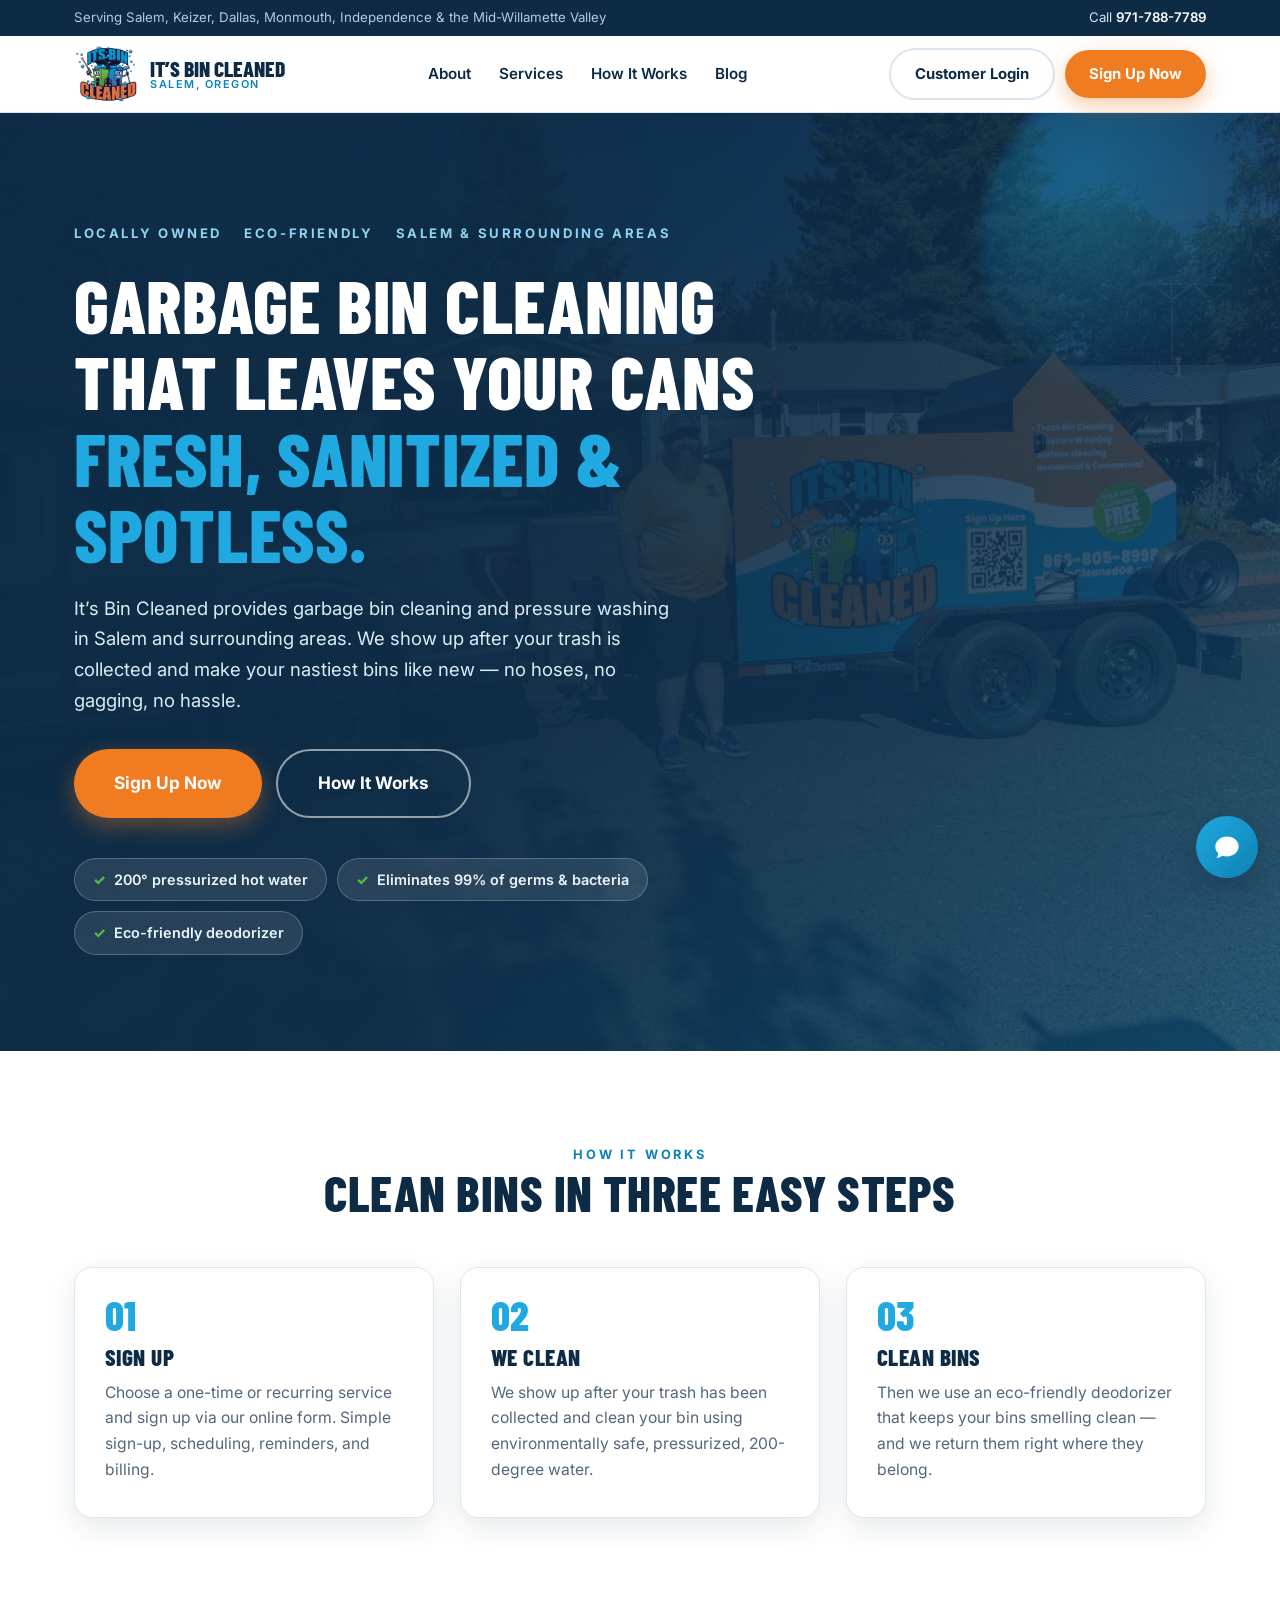
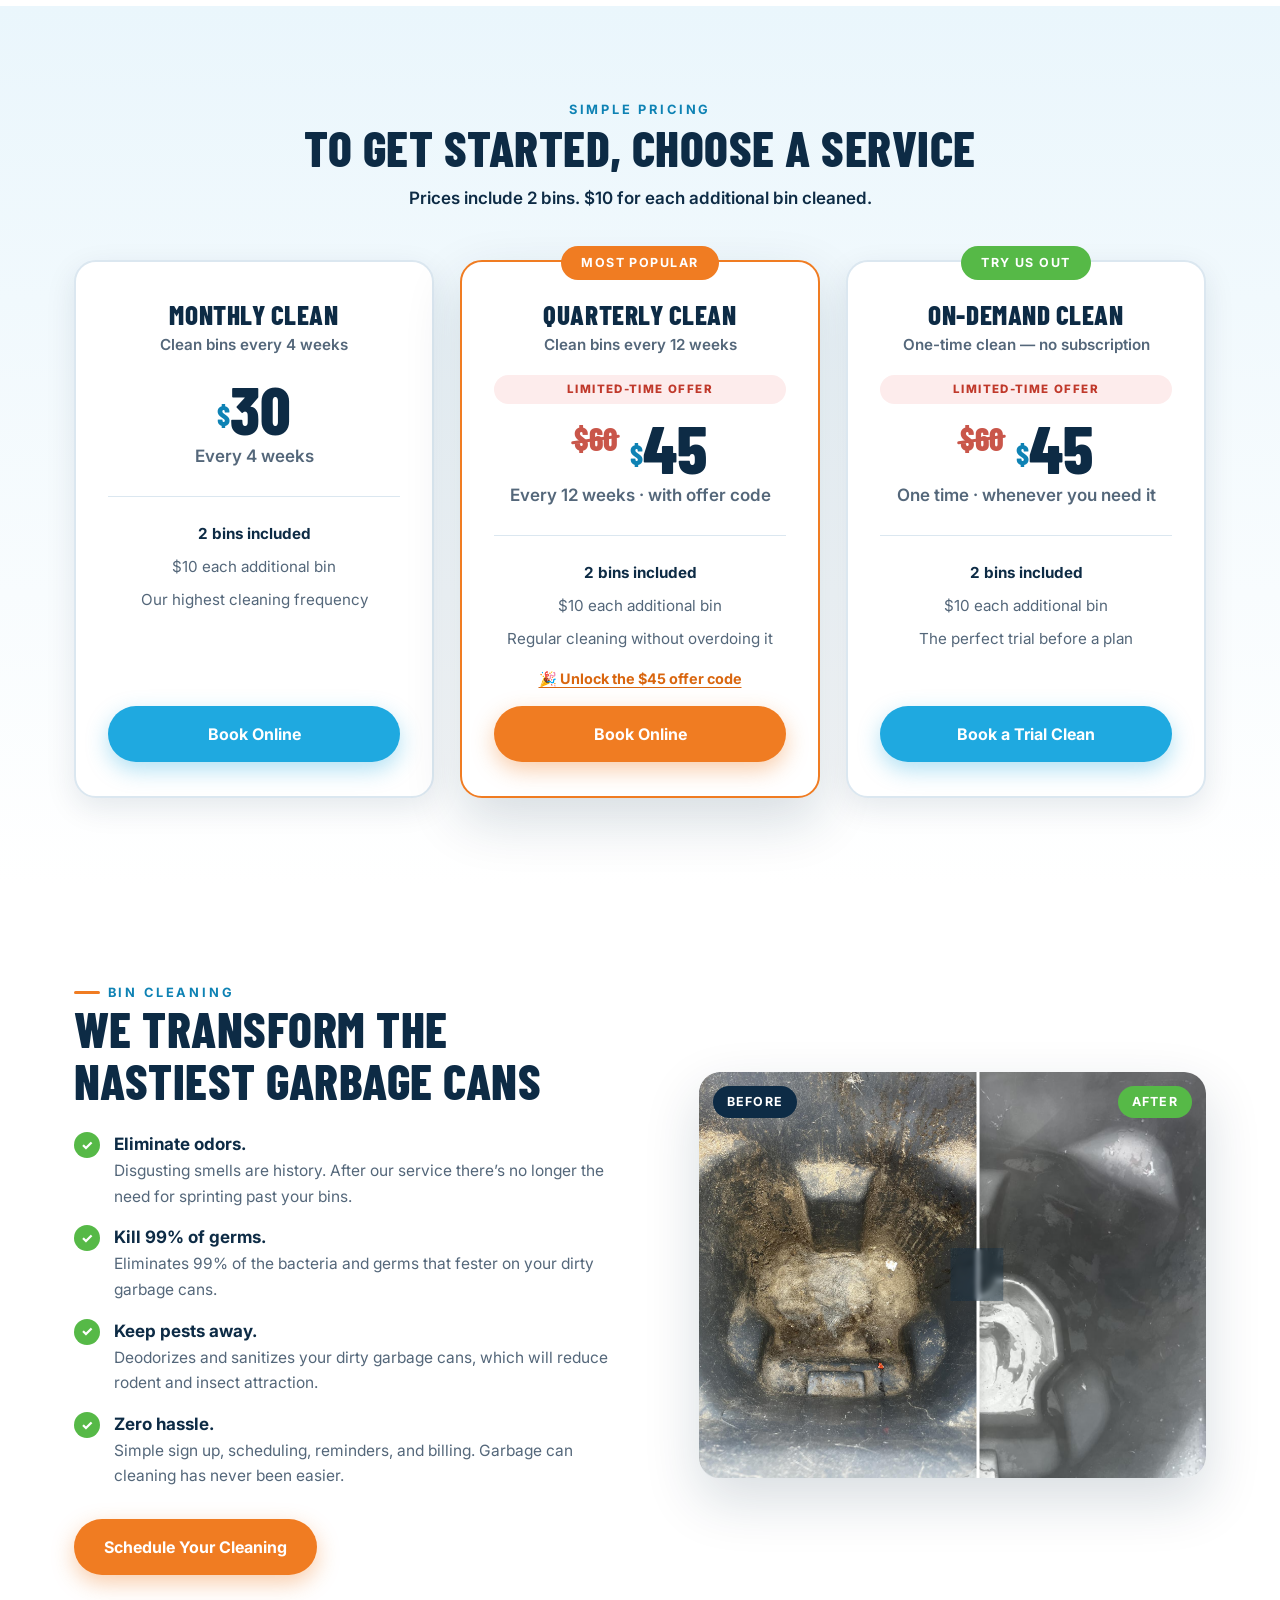
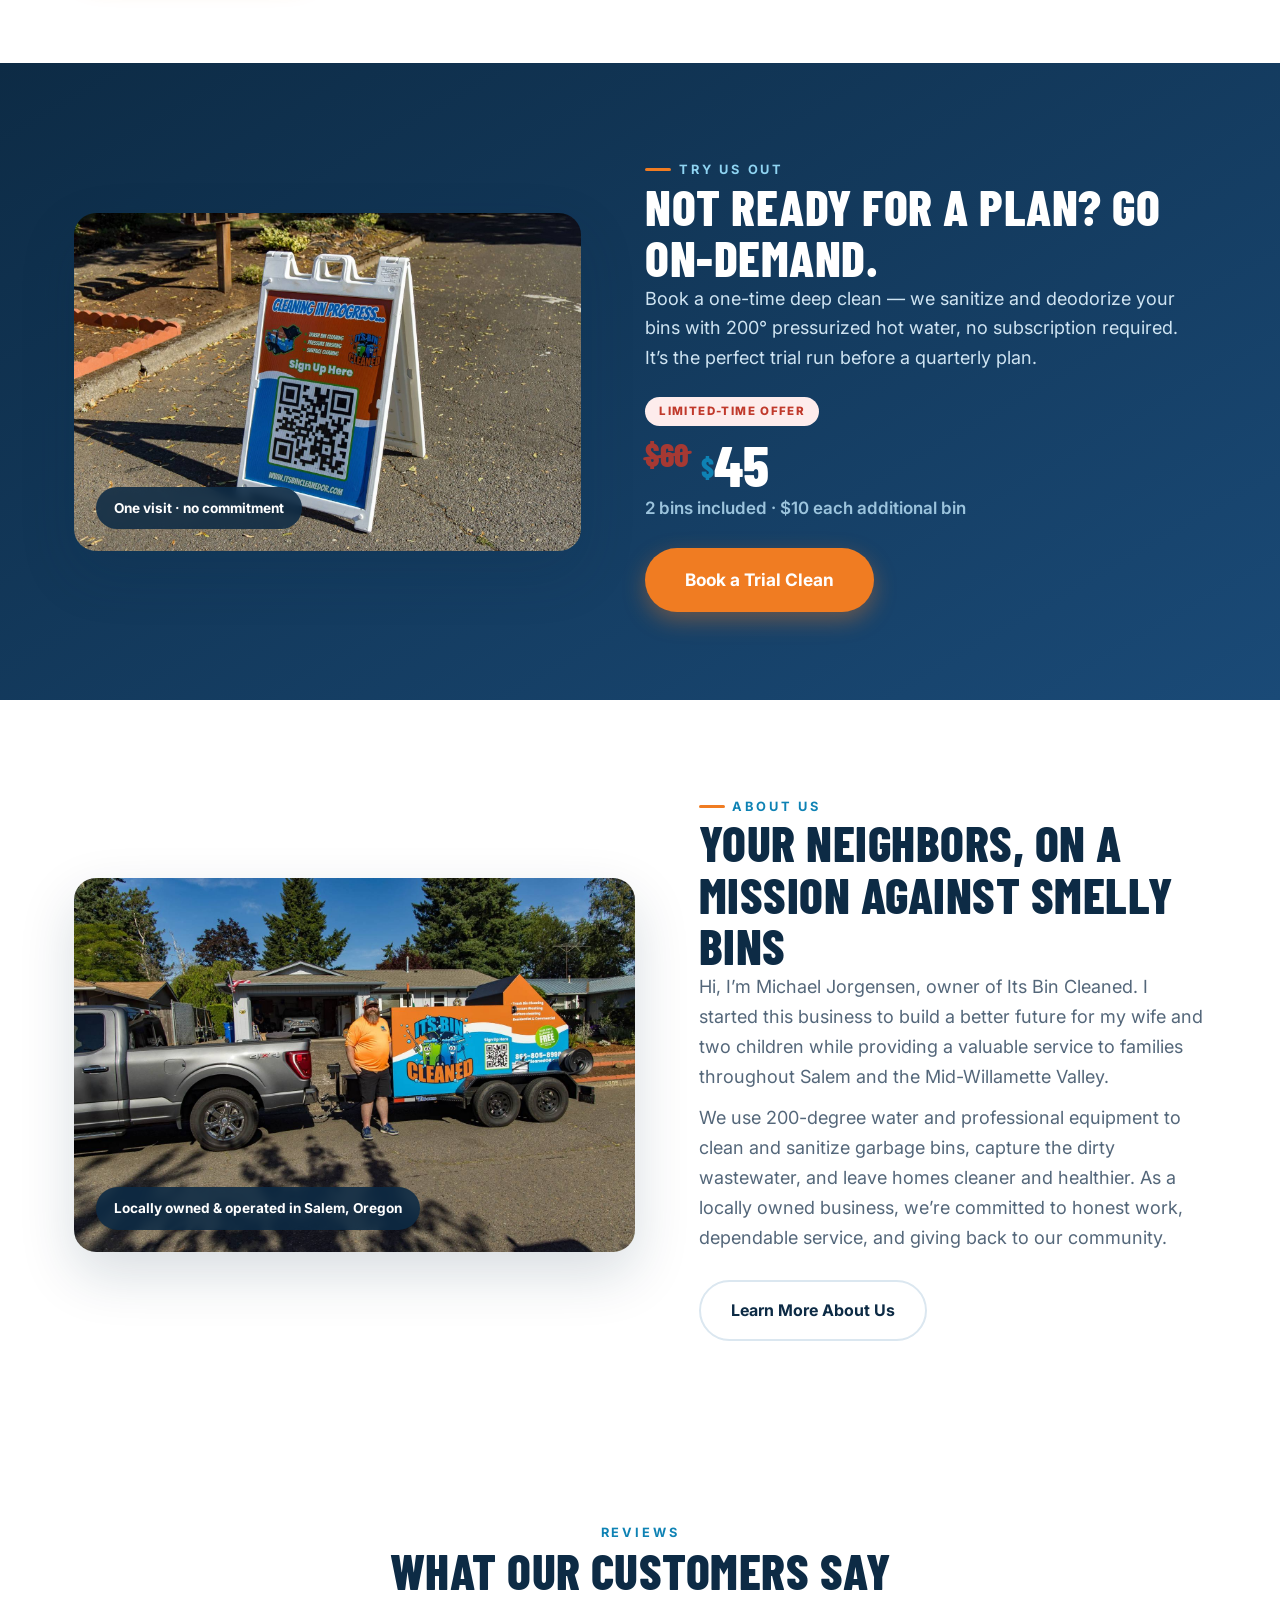
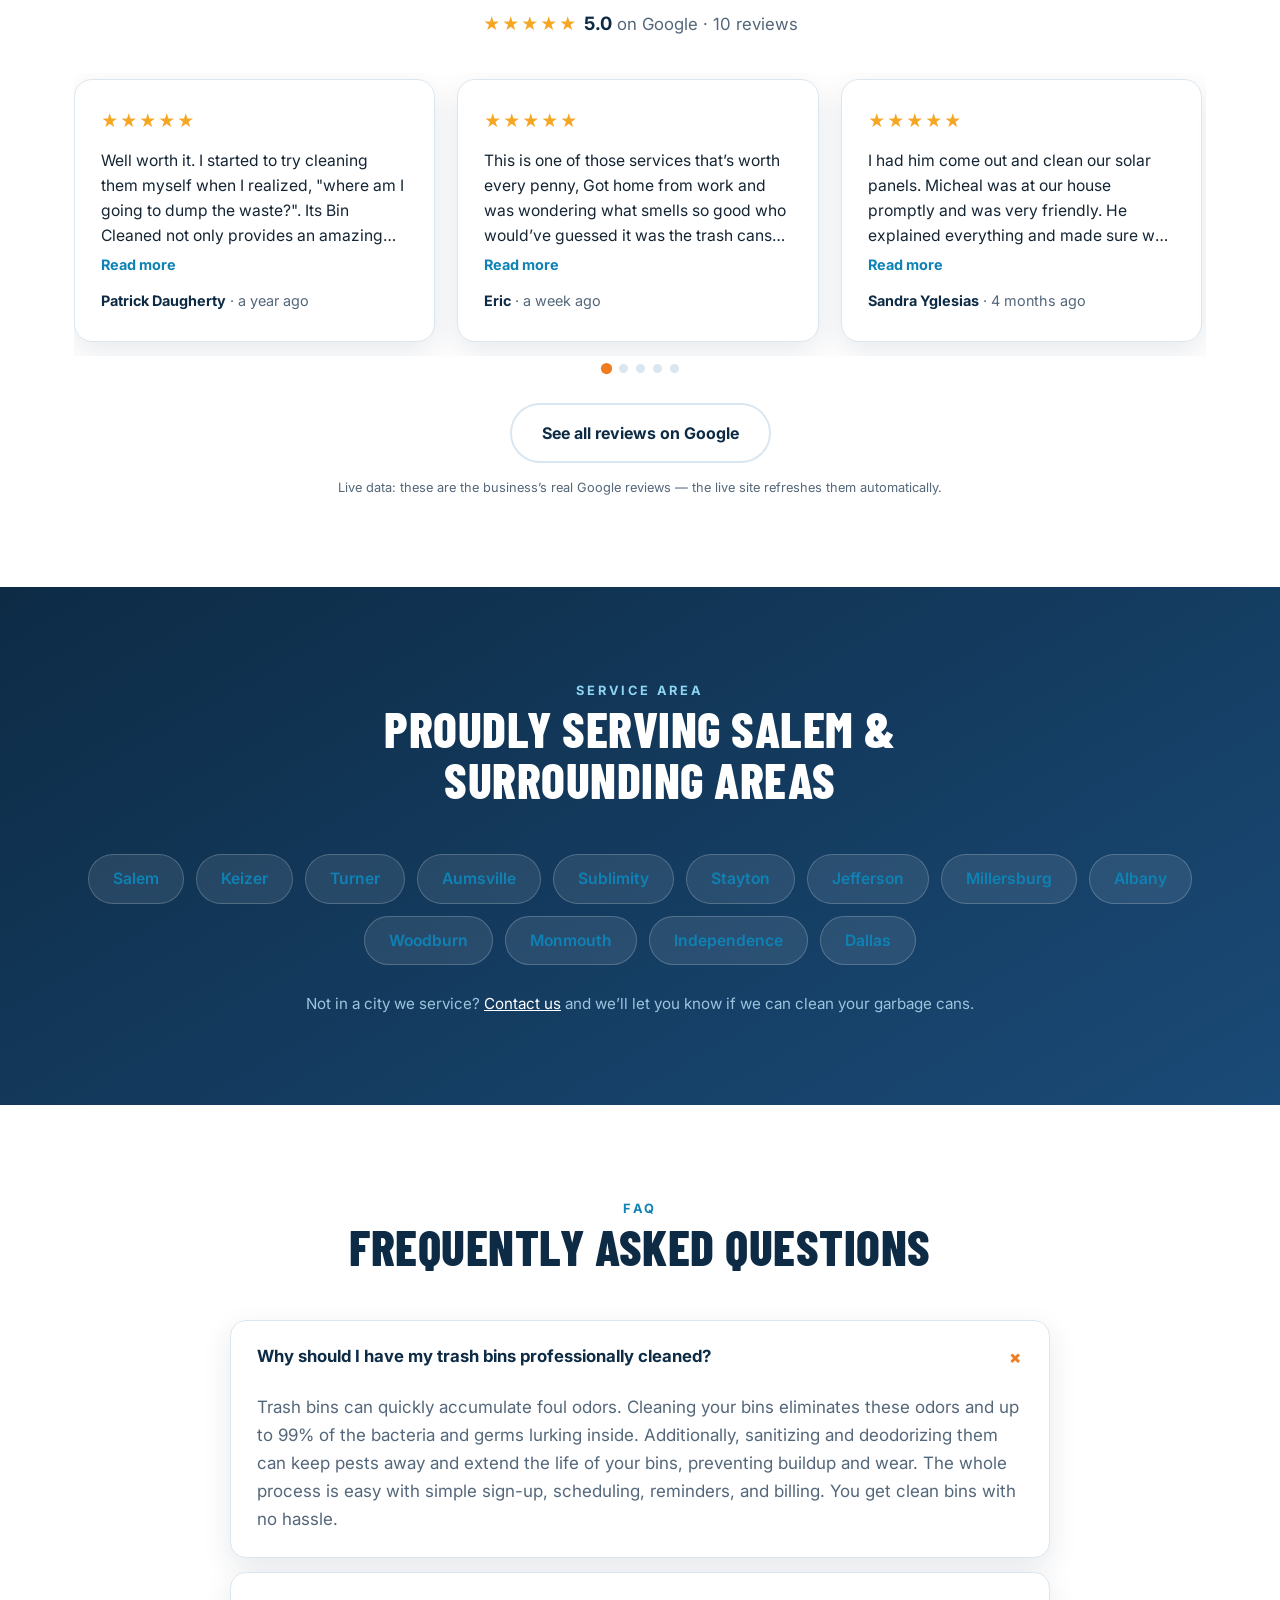
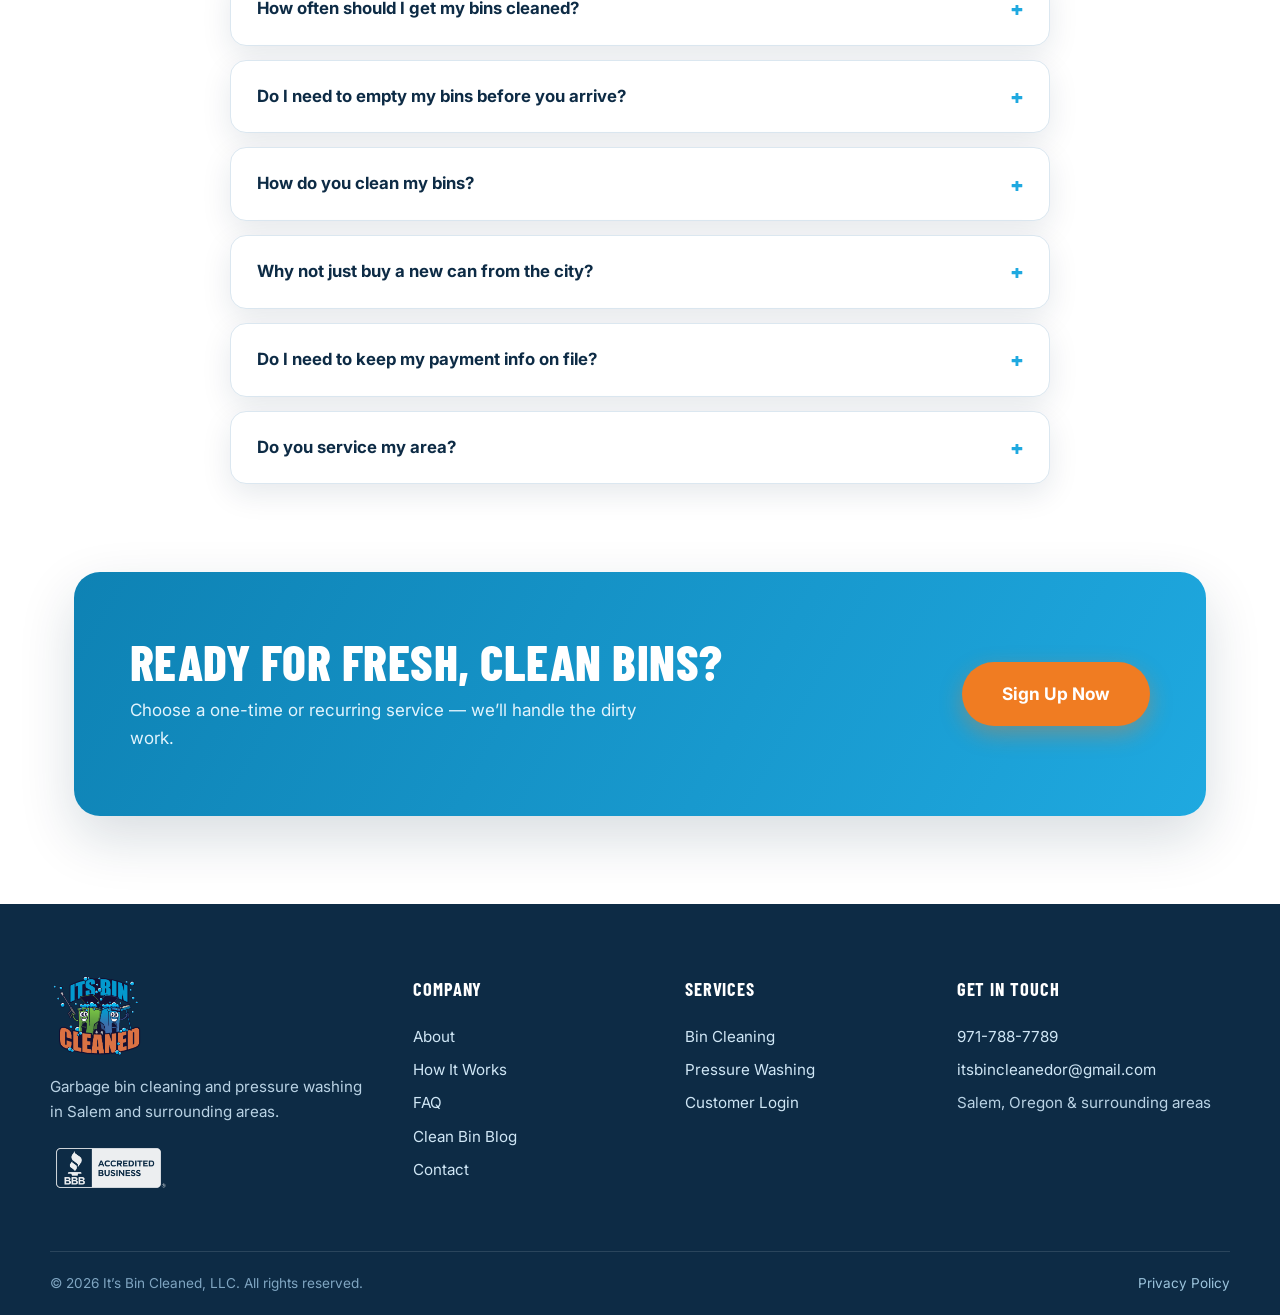
<file: index.html>
<!DOCTYPE html>
<html lang="en">
<head>
<meta charset="UTF-8">
<meta name="viewport" content="width=device-width, initial-scale=1">
<title>It’s Bin Cleaned – Garbage Bin & Pressure Washing in Salem, OR</title>
<meta name="description" content="It’s Bin Cleaned offers eco‑friendly garbage‑bin cleaning and pressure‑washing services in Salem and surrounding areas.">
<link rel="preconnect" href="https://fonts.googleapis.com">
<link href="https://fonts.googleapis.com/css2?family=Barlow+Condensed:wght@700;800&family=Inter:wght@400;600;700;800&display=swap" rel="stylesheet">
<link rel="stylesheet" href="assets/main.css">
</head>
<body>

<header class="site-header">
  <div class="topbar">
    <div class="wrap">
      <span class="tb-areas">Serving Salem, Keizer, Dallas, Monmouth, Independence &amp; the Mid-Willamette Valley</span>
      <span>Call <a href="tel:9717887789">971-788-7789</a></span>
    </div>
  </div>
  <div class="wrap nav-row">
    <a class="brand" href="index.html">
      <img src="assets/logo.png" alt="It's Bin Cleaned logo">
      <span class="brand-name">It’s Bin Cleaned<span>Salem, Oregon</span></span>
    </a>
    <nav class="main-nav" id="mainNav">
      <button class="nav-close" aria-label="Close menu">&times;</button>
      <ul>
        <li class="nav-home-mobile"><a href="index.html">Home</a></li>
        <li><a href="#">About</a>
          <ul>
            <li><a href="#faq">FAQ</a></li>
          </ul>
        </li>
        <li><a href="#">Services</a>
          <ul>
            <li><a href="#">Bin Cleaning</a></li>
            <li><a href="#">Pressure Washing</a></li>
          </ul>
        </li>
        <li><a href="#how">How It Works</a></li>
        <li><a href="#">Blog</a></li>
      </ul>
    </nav>
    <div class="header-cta">
      <a class="btn btn-outline" href="https://secure.iserviceroutes.com/login/GetConsole.do?cpAuthId=B67B2C3F0618A854A96BD6A50D6220D0678CD6EEC99DB8A00D7D2E97122951AF44C402E4E7990FC4A3F0CE376373176DAD5BB4322E04B69D1909CA9E803930DA97EA1FECAAF15704A1B2CFC3556B1061" target="_blank" rel="noopener">Customer Login</a>
      <a class="btn btn-primary" href="#pricing">Sign Up Now</a>
      <button class="nav-toggle" id="navToggle" aria-label="Menu"><span></span><span></span><span></span></button>
    </div>
  </div>
</header>

<!-- HERO -->
<section class="hero">
  <div class="hero-bg" style="background-image:url('assets/tech-trailer.jpg')"></div>
  <div class="hero-fade"></div>
  <div class="bubbles"></div>
  <div class="wrap">
    <div class="hero-inner">
      <div class="hero-badges"><span>Locally Owned</span><span>Eco-Friendly</span><span>Salem &amp; Surrounding Areas</span></div>
      <h1>Garbage bin cleaning that leaves your cans <em>fresh, sanitized &amp; spotless.</em></h1>
      <p>It’s Bin Cleaned provides garbage bin cleaning and pressure washing in Salem and surrounding areas. We show up after your trash is collected and make your nastiest bins like new — no hoses, no gagging, no hassle.</p>
      <div class="hero-actions">
        <a class="btn btn-primary btn-lg" href="#pricing">Sign Up Now</a>
        <a class="btn btn-ghost btn-lg" href="#how">How It Works</a>
      </div>
      <div class="hero-chips">
        <span class="chip">200° pressurized hot water</span>
        <span class="chip">Eliminates 99% of germs &amp; bacteria</span>
        <span class="chip">Eco-friendly deodorizer</span>
      </div>
    </div>
  </div>
</section>

<!-- HOW IT WORKS -->
<section class="section" id="how">
  <div class="wrap">
    <div class="section-head center">
      <span class="kicker">How It Works</span>
      <h2>Clean bins in three easy steps</h2>
    </div>
    <div class="grid grid-3">
      <div class="card step-card">
        <div class="step-num">01</div>
        <h3>Sign Up</h3>
        <p>Choose a one-time or recurring service and sign up via our online form. Simple sign-up, scheduling, reminders, and billing.</p>
      </div>
      <div class="card step-card">
        <div class="step-num">02</div>
        <h3>We Clean</h3>
        <p>We show up after your trash has been collected and clean your bin using environmentally safe, pressurized, 200-degree water.</p>
      </div>
      <div class="card step-card">
        <div class="step-num">03</div>
        <h3>Clean Bins</h3>
        <p>Then we use an eco-friendly deodorizer that keeps your bins smelling clean — and we return them right where they belong.</p>
      </div>
    </div>
  </div>
</section>

<!-- PRICING -->
<section class="section pricing-section" id="pricing">
  <div class="wrap">
    <div class="section-head center">
      <span class="kicker">Simple Pricing</span>
      <h2>To get started, choose a service</h2>
      <p class="price-note">Prices include 2 bins. $10 for each additional bin cleaned.</p>
    </div>
    <div class="grid grid-3 price-grid">
      <div class="price-card">
        <h3>Monthly Clean</h3>
        <p class="freq">Clean bins every 4 weeks</p>
        <div class="price-amount"><sup>$</sup>30</div>
        <p class="price-per">Every 4 weeks</p>
        <ul class="price-includes">
          <li><strong>2 bins included</strong></li>
          <li>$10 each additional bin</li>
          <li>Our highest cleaning frequency</li>
        </ul>
        <a class="btn btn-blue" href="https://itsbincleanedor.iserviceroutes.com/checkout.html?prId=T6NJ2P6HB8DCC8E6B18ADA303736C33E60BF7E45E9E74D48C61215522068F731F6551E4F" target="_blank" rel="noopener">Book Online</a>
      </div>
      <div class="price-card popular">
        <span class="popular-tag">Most Popular</span>
        <h3>Quarterly Clean</h3>
        <p class="freq">Clean bins every 12 weeks</p>
        <div class="offer-flag">Limited-Time Offer</div>
        <div class="price-amount"><span class="price-compare">$60</span><sup>$</sup>45</div>
        <p class="price-per">Every 12 weeks &middot; with offer code</p>
        <ul class="price-includes">
          <li><strong>2 bins included</strong></li>
          <li>$10 each additional bin</li>
          <li>Regular cleaning without overdoing it</li>
        </ul>
        <button type="button" class="offer-link js-open-offer">&#127881; Unlock the $45 offer code</button>
        <a class="btn btn-primary" href="https://itsbincleanedor.iserviceroutes.com/checkout.html?prId=AEEMMD9C8D7D50AEBC8DDB5373598B0B365D0BDE9B2D2D3ED769F300CF2C013D10E8C121" target="_blank" rel="noopener">Book Online</a>
    </div>
    <div class="price-card">
      <span class="popular-tag trial-tag">Try Us Out</span>
      <h3>On-Demand Clean</h3>
      <p class="freq">One-time clean &mdash; no subscription</p>
      <div class="offer-flag">Limited-Time Offer</div>
      <div class="price-amount"><span class="price-compare">$60</span><sup>$</sup>45</div>
      <p class="price-per">One time &middot; whenever you need it</p>
      <ul class="price-includes">
        <li><strong>2 bins included</strong></li>
        <li>$10 each additional bin</li>
        <li>The perfect trial before a plan</li>
      </ul>
      <a class="btn btn-blue" href="https://itsbincleanedor.iserviceroutes.com/TryUsOut/checkout.html" target="_blank" rel="noopener">Book a Trial Clean</a>
    </div>
    </div>
  </div>
</section>

<!-- WHY / BENEFITS -->
<section class="section">
  <div class="wrap split">
    <div>
      <span class="kicker">Bin Cleaning</span>
      <h2>We transform the nastiest garbage cans</h2>
      <ul class="checklist">
        <li><span class="ck">✓</span><div><strong>Eliminate odors.</strong><p>Disgusting smells are history. After our service there’s no longer the need for sprinting past your bins.</p></div></li>
        <li><span class="ck">✓</span><div><strong>Kill 99% of germs.</strong><p>Eliminates 99% of the bacteria and germs that fester on your dirty garbage cans.</p></div></li>
        <li><span class="ck">✓</span><div><strong>Keep pests away.</strong><p>Deodorizes and sanitizes your dirty garbage cans, which will reduce rodent and insect attraction.</p></div></li>
        <li><span class="ck">✓</span><div><strong>Zero hassle.</strong><p>Simple sign up, scheduling, reminders, and billing. Garbage can cleaning has never been easier.</p></div></li>
      </ul>
      <a class="btn btn-primary" href="#pricing">Schedule Your Cleaning</a>
    </div>
    <div class="split-media">
      <div class="ba-slider">
        <img src="assets/ba-grey-after.jpg" alt="After — a spotless, sanitized bin">
        <div class="ba-top"><img src="assets/ba-grey-before.jpg" alt="Before — a filthy bin"></div>
        <div class="ba-line"><span class="ba-knob"></span></div>
        <span class="ba-cap before">Before</span>
        <span class="ba-cap after">After</span>
      </div>
    </div>
  </div>
</section>


<!-- ON-DEMAND / TRIAL -->
<section class="section band">
  <div class="wrap split rev">
    <div class="split-media">
      <img src="assets/sign.jpg" alt="It's Bin Cleaned cleaning in progress sign">
      <span class="media-tag">One visit &middot; no commitment</span>
    </div>
    <div>
      <span class="kicker" style="color:#8fd4f2">Try Us Out</span>
      <h2>Not ready for a plan? Go on-demand.</h2>
      <p class="lead">Book a one-time deep clean &mdash; we sanitize and deodorize your bins with 200&deg; pressurized hot water, no subscription required. It&rsquo;s the perfect trial run before a quarterly plan.</p>
      <div class="ondemand-inline">
        <div class="offer-flag">Limited-Time Offer</div>
        <div class="price-amount" style="color:#fff"><span class="price-compare">$60</span><sup>$</sup><span style="color:#fff">45</span></div>
        <p class="price-per" style="color:#9cc4dd">2 bins included &middot; $10 each additional bin</p>
      </div>
      <a class="btn btn-primary btn-lg" href="https://itsbincleanedor.iserviceroutes.com/TryUsOut/checkout.html" target="_blank" rel="noopener">Book a Trial Clean</a>
    </div>
  </div>
</section>

<!-- ABOUT -->
<section class="section">
  <div class="wrap split">
    <div class="split-media">
      <img src="assets/tech-trailer.jpg" alt="Owner Michael Jorgensen with the It's Bin Cleaned trailer">
      <span class="media-tag">Locally owned &amp; operated in Salem, Oregon</span>
    </div>
    <div>
      <span class="kicker">About Us</span>
      <h2>Your neighbors, on a mission against smelly bins</h2>
      <p class="lead">Hi, I’m Michael Jorgensen, owner of Its Bin Cleaned. I started this business to build a better future for my wife and two children while providing a valuable service to families throughout Salem and the Mid-Willamette Valley.</p>
      <p class="lead" style="margin-top:12px">We use 200-degree water and professional equipment to clean and sanitize garbage bins, capture the dirty wastewater, and leave homes cleaner and healthier. As a locally owned business, we’re committed to honest work, dependable service, and giving back to our community.</p>
      <a class="btn btn-outline" style="margin-top:28px" href="#">Learn More About Us</a>
    </div>
  </div>
</section>

<!-- GOOGLE REVIEWS (preview shows sample cards — live site pulls real Google reviews via Places API) -->
<section class="section reviews-section">
  <div class="wrap">
    <div class="section-head center" style="margin-bottom:34px">
      <span class="kicker">Reviews</span>
      <h2>What our customers say</h2>
      <p class="rev-agg"><span class="rev-stars">★★★★★</span><strong>5.0</strong> on Google · 10 reviews</p>
    </div>
    <div class="rev-carousel" data-linkable="1">
      <div class="rev-track">
          <blockquote class="rev-card" data-review-url="https://www.google.com/maps/contrib/110021182449052267607/reviews">
            <span class="rev-stars">★★★★★</span>
            <p class="rev-text clamp4">Well worth it. I started to try cleaning them myself when I realized, &quot;where am I going to dump the waste?&quot;. Its Bin Cleaned not only provides an amazing service it is eco friendly and gives home owners a responsible way to get rid of waste (ie not dumping nasty waste water in the streets). Also great customer service and communication.  5-stars all day.</p>
            <footer><strong>Patrick Daugherty</strong> · <span>a year ago</span></footer>
          </blockquote>
          <blockquote class="rev-card" data-review-url="https://www.google.com/maps/contrib/115891867887759428416/reviews">
            <span class="rev-stars">★★★★★</span>
            <p class="rev-text clamp4">This is one of those services that’s worth every penny, Got home from work and was wondering what smells so good who would’ve guessed it was the trash cans 10/10 recommend this service!</p>
            <footer><strong>Eric</strong> · <span>a week ago</span></footer>
          </blockquote>
          <blockquote class="rev-card" data-review-url="https://www.google.com/maps/contrib/115898729878051631211/reviews">
            <span class="rev-stars">★★★★★</span>
            <p class="rev-text clamp4">I had him come out and clean our solar panels.  Micheal was at our house promptly and was very friendly.  He explained everything and made sure we had our panels turned off then turned back on after the cleaning.  He did a great job and was professional. I wish I had before and after pictures because they look brand new!! I would recommend him for any cleaning need.  I Wil definitely have him out again when they need cleaning.</p>
            <footer><strong>Sandra Yglesias</strong> · <span>4 months ago</span></footer>
          </blockquote>
          <blockquote class="rev-card" data-review-url="https://www.google.com/maps/contrib/104339186506409898502/reviews">
            <span class="rev-stars">★★★★★</span>
            <p class="rev-text clamp4">Awesome service to Homeowner to have the garbage/yard debris bins clean. They not only clean inside but clean the outside.  They also move the bins back up to house.  The fragrance they spray when done is very pleasant.  They get 100% from me and I highly recommend. 💗💗 Homeowner Linda</p>
            <footer><strong>Linda Zollner</strong> · <span>a year ago</span></footer>
          </blockquote>
          <blockquote class="rev-card" data-review-url="https://www.google.com/maps/contrib/117979692772365015786/reviews">
            <span class="rev-stars">★★★★★</span>
            <p class="rev-text clamp4">They did an incredible job cleaning my bins and power washing my deck and sidewalk. Highly recommended!</p>
            <footer><strong>Jacob Espinoza</strong> · <span>a year ago</span></footer>
          </blockquote>
        </div>
      <div class="rev-dots" role="tablist"></div>
    </div>
    <p class="center" style="margin-top:30px">
      <a class="btn btn-outline" href="https://maps.google.com/?cid=12427681249210747941" target="_blank" rel="noopener">See all reviews on Google</a>
    </p>
    <p class="center" style="margin-top:14px;font-size:.8rem;color:var(--muted)">Live data: these are the business’s real Google reviews — the live site refreshes them automatically.</p>
  </div>
</section>

<!-- SERVICE AREAS -->
<section class="section band">
  <div class="wrap center">
    <div class="section-head center">
      <span class="kicker" style="color:#8fd4f2">Service Area</span>
      <h2>Proudly serving Salem &amp; surrounding areas</h2>
    </div>
    <div class="area-grid" style="justify-content:center">
      <a class="area-pill" href="bin-cleaning-salem.html" title="Preview: all cities open the Salem sample page">Salem</a>
      <a class="area-pill" href="bin-cleaning-salem.html" title="Preview: all cities open the Salem sample page">Keizer</a>
      <a class="area-pill" href="bin-cleaning-salem.html" title="Preview: all cities open the Salem sample page">Turner</a>
      <a class="area-pill" href="bin-cleaning-salem.html" title="Preview: all cities open the Salem sample page">Aumsville</a>
      <a class="area-pill" href="bin-cleaning-salem.html" title="Preview: all cities open the Salem sample page">Sublimity</a>
      <a class="area-pill" href="bin-cleaning-salem.html" title="Preview: all cities open the Salem sample page">Stayton</a>
      <a class="area-pill" href="bin-cleaning-salem.html" title="Preview: all cities open the Salem sample page">Jefferson</a>
      <a class="area-pill" href="bin-cleaning-salem.html" title="Preview: all cities open the Salem sample page">Millersburg</a>
      <a class="area-pill" href="bin-cleaning-salem.html" title="Preview: all cities open the Salem sample page">Albany</a>
      <a class="area-pill" href="bin-cleaning-salem.html" title="Preview: all cities open the Salem sample page">Woodburn</a>
      <a class="area-pill" href="bin-cleaning-salem.html" title="Preview: all cities open the Salem sample page">Monmouth</a>
      <a class="area-pill" href="bin-cleaning-salem.html" title="Preview: all cities open the Salem sample page">Independence</a>
      <a class="area-pill" href="bin-cleaning-salem.html" title="Preview: all cities open the Salem sample page">Dallas</a>
    </div>
    <p class="foot-note">Not in a city we service? <a href="#">Contact us</a> and we’ll let you know if we can clean your garbage cans.</p>
  </div>
</section>

<!-- FAQ -->
<section class="section" id="faq">
  <div class="wrap">
    <div class="section-head center">
      <span class="kicker">FAQ</span>
      <h2>Frequently asked questions</h2>
    </div>
    <div class="faq-list">
      <details class="faq-item" open>
        <summary>Why should I have my trash bins professionally cleaned?</summary>
        <div class="faq-body">Trash bins can quickly accumulate foul odors. Cleaning your bins eliminates these odors and up to 99% of the bacteria and germs lurking inside. Additionally, sanitizing and deodorizing them can keep pests away and extend the life of your bins, preventing buildup and wear. The whole process is easy with simple sign-up, scheduling, reminders, and billing. You get clean bins with no hassle.</div>
      </details>
      <details class="faq-item">
        <summary>How often should I get my bins cleaned?</summary>
        <div class="faq-body">We recommend monthly cleaning, but this can vary depending on your trash volume and household size.</div>
      </details>
      <details class="faq-item">
        <summary>Do I need to empty my bins before you arrive?</summary>
        <div class="faq-body">Yes, we need empty garbage cans to clean. We schedule your stops to arrive the day after trash pickup to help minimize any garbage in your cans. If you have to put garbage in your cans before cleaning, please bag the trash and we will remove it and put it back.</div>
      </details>
      <details class="faq-item">
        <summary>How do you clean my bins?</summary>
        <div class="faq-body">We use a 200-degree high pressure system that kills 99% of bacteria inside of the bin, and then we blast the entire outside of the bin leaving it clean and sanitized, after spraying it with a deodorizer.</div>
      </details>
      <details class="faq-item">
        <summary>Why not just buy a new can from the city?</summary>
        <div class="faq-body">You could &mdash; but most cities only let you swap <b>one can per year</b>, and it typically costs about <b>$50</b>. And a brand-new can starts collecting the same grime on day one. For less than the price of that single swap, our quarterly plan deep-cleans and sanitizes your bins <b>four times a year</b> &mdash; so they stay fresh all year long, not just the week the new can shows up.</div>
      </details>
      <details class="faq-item">
        <summary>Do I need to keep my payment info on file?</summary>
        <div class="faq-body">Yes, you will need to enter your payment info on a secure payment portal for a recurring service.</div>
      </details>
      <details class="faq-item">
        <summary>Do you service my area?</summary>
        <div class="faq-body">Our service areas: Salem, Keizer, Turner, Aumsville, Sublimity, Stayton, Jefferson, Millersburg, Albany, and Woodburn. If you are not in a city we service but would like to see if we can clean your garbage cans, please contact us.</div>
      </details>
    </div>
  </div>
</section>

<!-- CTA -->
<section class="section" style="padding-top:0">
  <div class="wrap">
    <div class="cta-banner">
      <div>
        <h2>Ready for fresh, clean bins?</h2>
        <p>Choose a one-time or recurring service — we’ll handle the dirty work.</p>
      </div>
      <a class="btn btn-primary btn-lg" href="#pricing">Sign Up Now</a>
    </div>
  </div>
</section>

<footer class="site-footer">
  <div class="wrap footer-grid">
    <div class="footer-brand">
      <img src="assets/logo.png" alt="It's Bin Cleaned logo">
      <p>Garbage bin cleaning and pressure washing in Salem and surrounding areas.</p>
      <a class="footer-bbb" href="https://www.bbb.org/us/or/salem/profile/trash-can-cleaning-service/its-bin-cleaned-llc-1296-1000201220" target="_blank" rel="noopener">
        <img src="assets/bbb-seal-white.png" alt="BBB Accredited Business" loading="lazy">
      </a>
    </div>
    <div>
      <h4>Company</h4>
      <ul>
        <li><a href="#">About</a></li>
        <li><a href="#">How It Works</a></li>
        <li><a href="#">FAQ</a></li>
        <li><a href="#">Clean Bin Blog</a></li>
        <li><a href="#">Contact</a></li>
      </ul>
    </div>
    <div>
      <h4>Services</h4>
      <ul>
        <li><a href="#">Bin Cleaning</a></li>
        <li><a href="#">Pressure Washing</a></li>
        <li><a href="https://secure.iserviceroutes.com/login/GetConsole.do?cpAuthId=B67B2C3F0618A854A96BD6A50D6220D0678CD6EEC99DB8A00D7D2E97122951AF44C402E4E7990FC4A3F0CE376373176DAD5BB4322E04B69D1909CA9E803930DA97EA1FECAAF15704A1B2CFC3556B1061" target="_blank" rel="noopener">Customer Login</a></li>
      </ul>
    </div>
    <div>
      <h4>Get In Touch</h4>
      <ul>
        <li><a href="tel:9717887789">971-788-7789</a></li>
        <li><a href="mailto:itsbincleanedor@gmail.com">itsbincleanedor@gmail.com</a></li>
        <li>Salem, Oregon &amp; surrounding areas</li>
      </ul>
    </div>
  </div>
  <div class="wrap footer-bottom">
    <span>© 2026 It’s Bin Cleaned, LLC. All rights reserved.</span>
    <span><a href="#">Privacy Policy</a></span>
  </div>
</footer>


<script>
document.getElementById('navToggle').addEventListener('click',function(){
  document.getElementById('mainNav').classList.toggle('open');
});
document.querySelector('#mainNav .nav-close').addEventListener('click',function(){
  document.getElementById('mainNav').classList.remove('open');
});
document.getElementById('mainNav').addEventListener('click',function(e){
  if(e.target.tagName==='A'){document.getElementById('mainNav').classList.remove('open');}
});
</script>

<!-- Limited-time quarterly offer popup (preview demo mode: email not stored) -->
<div class="ibc-modal" id="ibcOfferModal" hidden data-code="CLEAN45" data-checkout-quart="https://itsbincleanedor.iserviceroutes.com/checkout.html?prId=AEEMMD9C8D7D50AEBC8DDB5373598B0B365D0BDE9B2D2D3ED769F300CF2C013D10E8C121" data-price-quart="45">
  <div class="ibc-modal-backdrop" data-close></div>
  <div class="ibc-modal-card" role="dialog" aria-modal="true" aria-labelledby="ibcOfferTitle">
    <button type="button" class="ibc-modal-x" data-close aria-label="Close">&times;</button>
    <div class="ibc-modal-step" data-step="form">
      <div class="ibc-modal-flag">&#127881; Limited-Time Offer</div>
      <h3 id="ibcOfferTitle">Try us out &mdash; On-Demand Clean: <s>$60</s> <em>$45</em></h3>
      <p>Enter your name and email to unlock a <b>one-time On-Demand Clean for $45</b> (normally $60) &mdash; no subscription required. Your offer code appears instantly.</p>
      <form class="ibc-offer-form" novalidate>
        <p class="ibc-hp" aria-hidden="true"><input type="text" name="ibc_website" tabindex="-1" autocomplete="off"></p>
        <div class="ibc-offer-names">
            <input type="text" name="first_name" required placeholder="First name" aria-label="First name">
            <input type="text" name="last_name" required placeholder="Last name" aria-label="Last name">
          </div>
          <input type="email" name="email" required placeholder="you@email.com" aria-label="Email address">
        <button type="submit" class="btn btn-primary">Unlock My $45 Rate</button>
      </form>
      <p class="ibc-modal-fine">Prices include 2 bins. $10 for each additional bin. No spam &mdash; just your code and service reminders.</p>
      <p class="ibc-offer-err" hidden>Please enter your first and last name and a valid email address.</p>
    </div>
    <div class="ibc-modal-step" data-step="done" hidden>
      <div class="ibc-modal-flag ok">&#10003; Offer Unlocked</div>
      <h3>Your code:</h3>
      <div class="ibc-offer-code">CLEAN45</div>
      <p>Use this code when you book your <b>On-Demand Clean</b> to lock in the $45 trial rate.</p>
      <a class="btn btn-primary btn-lg" href="https://itsbincleanedor.iserviceroutes.com/TryUsOut/checkout.html" target="_blank" rel="noopener">Book My On-Demand Clean</a>
    </div>
  </div>
</div>
<script>
(function () {
  var modal = document.getElementById('ibcOfferModal');
  if (!modal) return;
  var KEY = 'ibc_offer_seen_preview';
  function open() { modal.hidden = false; document.body.style.overflow = 'hidden'; }
  function close() { modal.hidden = true; document.body.style.overflow = ''; try { localStorage.setItem(KEY, '1'); } catch (e) {} }
  modal.addEventListener('click', function (e) { if (e.target.hasAttribute && e.target.hasAttribute('data-close')) close(); });
  document.addEventListener('keydown', function (e) { if (e.key === 'Escape' && !modal.hidden) close(); });
  document.addEventListener('click', function (e) {
    var btn = e.target.closest && e.target.closest('.js-open-offer');
    if (btn) { e.preventDefault(); open(); }
  });
  var seen = false;
  try { seen = localStorage.getItem(KEY) === '1'; } catch (e) {}
  if (!seen) setTimeout(open, 2600);
  modal.querySelector('.ibc-offer-form').addEventListener('submit', function (e) {
    e.preventDefault();
    var email = modal.querySelector('input[type=email]').value.trim();
    var err = modal.querySelector('.ibc-offer-err');
    if (!/^[^@\s]+@[^@\s]+\.[^@\s]+$/.test(email)) { err.hidden = false; return; }
    err.hidden = true;
    modal.querySelector('[data-step=form]').hidden = true;
    modal.querySelector('[data-step=done]').hidden = false;
    try { localStorage.setItem(KEY, '1'); } catch (e) {}
  });
})();
</script>


<!-- CORNER CHAT WIDGET (demo mode in preview) -->
<div class="ibc-chat" id="ibcChat"
  data-endpoint=""
  data-areas="Salem, Keizer, Turner, Aumsville, Sublimity, Stayton, Jefferson, Millersburg, Albany, Woodburn, Monmouth, Independence, Dallas"
  data-price-month="30" data-price-quart="45" data-price-once="45"
  data-regular-quart="60" data-regular-once="60"
  data-checkout-month="https://itsbincleanedor.iserviceroutes.com/checkout.html?prId=T6NJ2P6HB8DCC8E6B18ADA303736C33E60BF7E45E9E74D48C61215522068F731F6551E4F"
  data-checkout-quart="https://itsbincleanedor.iserviceroutes.com/checkout.html?prId=AEEMMD9C8D7D50AEBC8DDB5373598B0B365D0BDE9B2D2D3ED769F300CF2C013D10E8C121"
  data-checkout-once="https://itsbincleanedor.iserviceroutes.com/TryUsOut/checkout.html"
  data-pw-url="#" data-how-url="#how">
  <button class="ibc-chat-bubble" id="ibcChatBubble" aria-label="Chat with us" aria-expanded="false">
    <svg class="ic-chat" viewBox="0 0 24 24" aria-hidden="true"><path d="M12 3C6.5 3 2 6.9 2 11.7c0 2.2 1 4.3 2.6 5.8-.2 1.5-.8 2.9-1.7 4 1.9-.2 3.7-.9 5.2-2 1.2.4 2.5.6 3.9.6 5.5 0 10-3.9 10-8.7S17.5 3 12 3z"/></svg>
    <svg class="ic-close" viewBox="0 0 24 24" aria-hidden="true"><path d="M18.3 5.7 12 12l6.3 6.3-1.4 1.4L10.6 13.4 4.3 19.7 2.9 18.3 9.2 12 2.9 5.7l1.4-1.4 6.3 6.3 6.3-6.3z"/></svg>
    <span class="ibc-chat-dot"></span>
  </button>
  <div class="ibc-chat-panel" hidden>
    <div class="ibc-chat-head">
      <img src="assets/logo.png" alt="">
      <div><strong>It&rsquo;s Bin Cleaned</strong><span>We usually reply by text within the hour</span></div>
      <button class="ibc-chat-x" aria-label="Close chat">&times;</button>
    </div>
    <div class="ibc-chat-body"></div>
    <div class="ibc-chat-chips"></div>
  </div>
</div>
<script src="assets/main.js"></script>
</body>
</html>
</file>
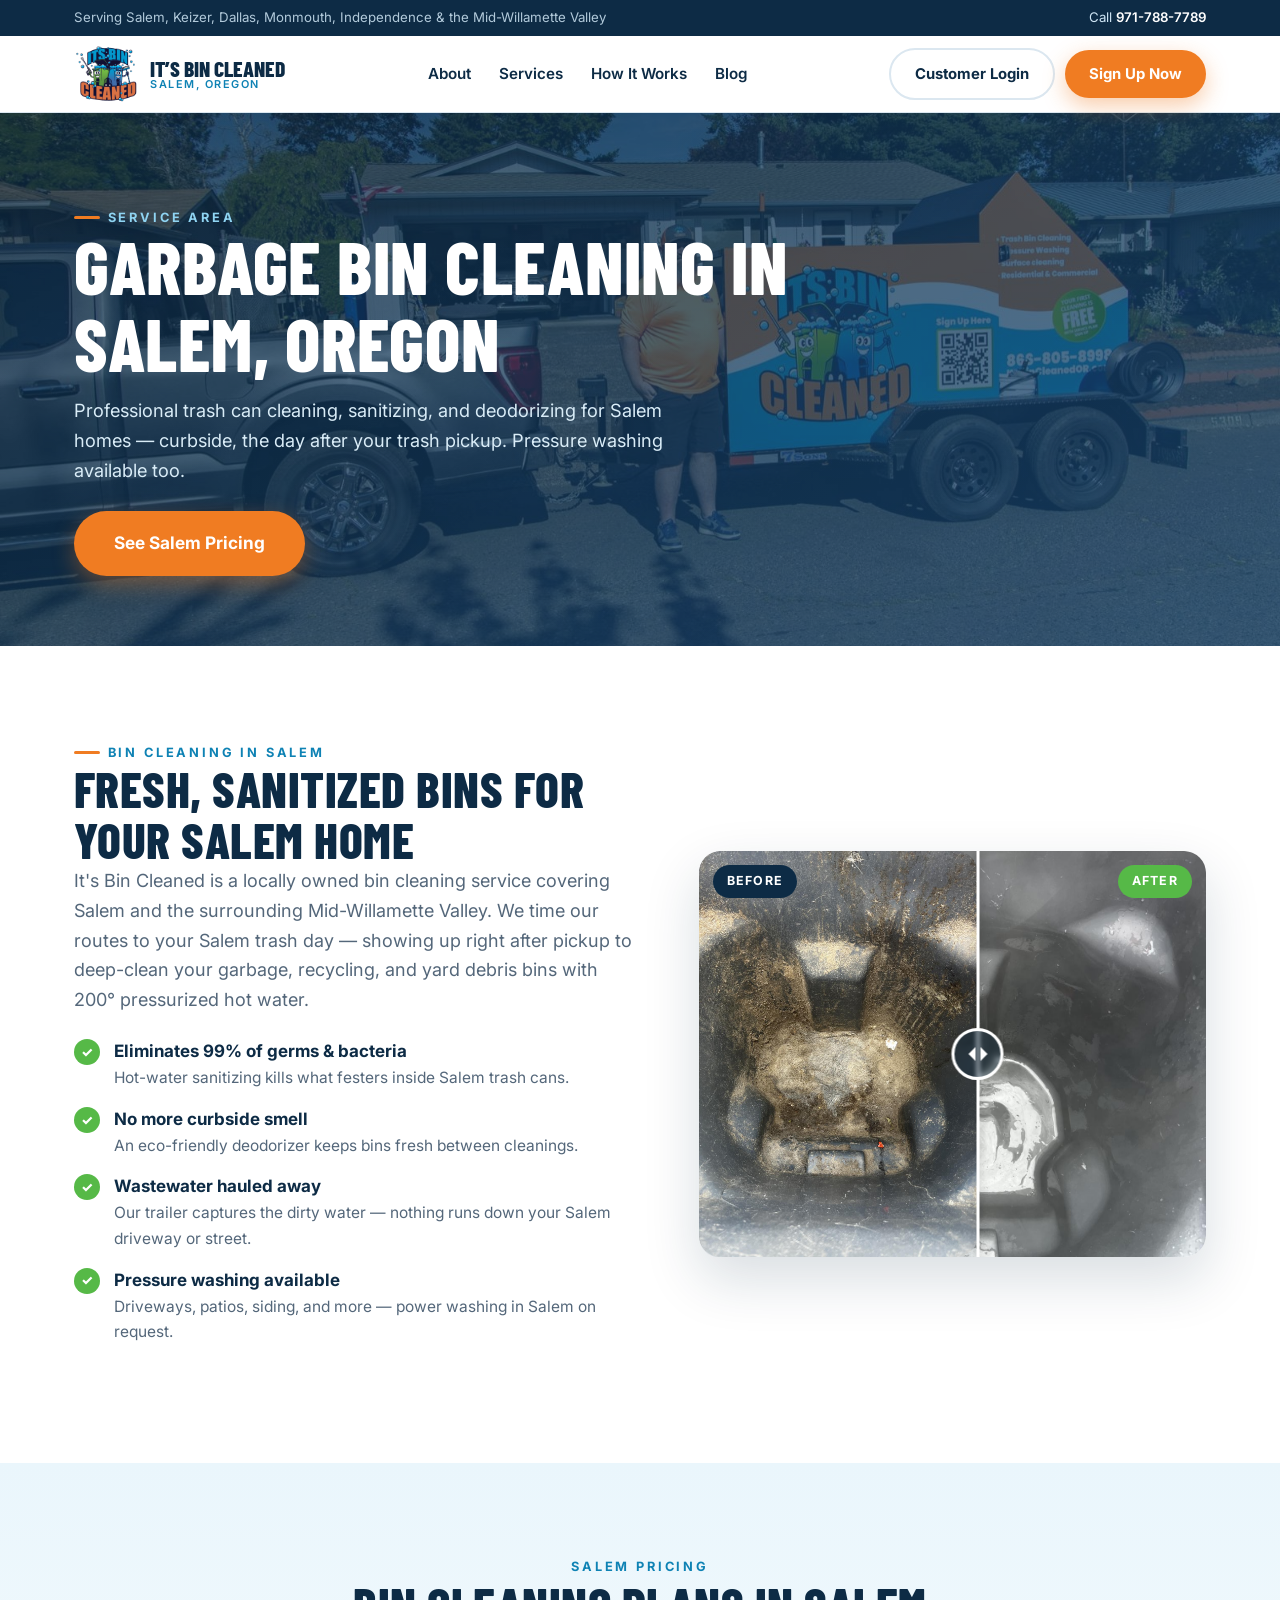
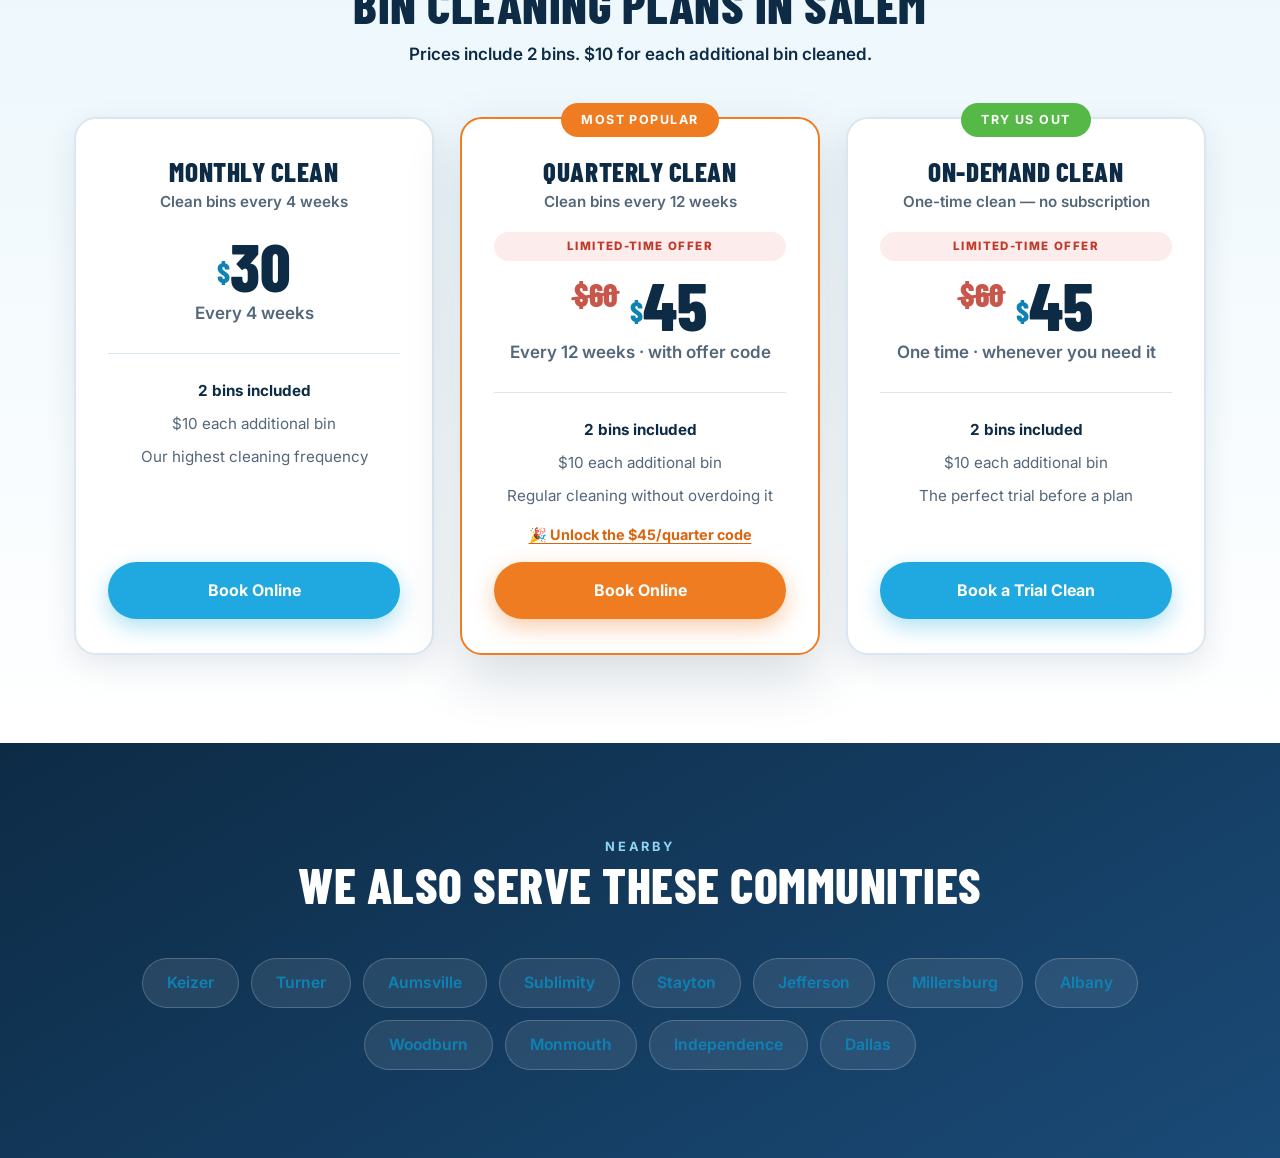
<file: bin-cleaning-salem.html>
<!DOCTYPE html>
<html lang="en">
<head>
<meta charset="UTF-8">
<meta name="viewport" content="width=device-width, initial-scale=1">
<title>Garbage Bin Cleaning in Salem, OR | Trash Can Cleaning — It's Bin Cleaned</title>
<meta name="description" content="Professional garbage bin cleaning in Salem, Oregon. Curbside trash can sanitizing with 200° hot water the day after pickup. Plans from $30.">
<meta name="robots" content="noindex, nofollow">
<link rel="preconnect" href="https://fonts.googleapis.com">
<link href="https://fonts.googleapis.com/css2?family=Barlow+Condensed:wght@700;800&family=Inter:wght@400;600;700;800&display=swap" rel="stylesheet">
<link rel="stylesheet" href="assets/main.css">
</head>
<body>

<header class="site-header">
  <div class="topbar">
    <div class="wrap">
      <span class="tb-areas">Serving Salem, Keizer, Dallas, Monmouth, Independence &amp; the Mid-Willamette Valley</span>
      <span>Call <a href="tel:9717887789">971-788-7789</a></span>
    </div>
  </div>
  <div class="wrap nav-row">
    <a class="brand" href="index.html">
      <img src="assets/logo.png" alt="It's Bin Cleaned logo">
      <span class="brand-name">It’s Bin Cleaned<span>Salem, Oregon</span></span>
    </a>
    <nav class="main-nav" id="mainNav">
      <ul>
        <li><a href="#">About</a>
          <ul>
            <li><a href="#faq">FAQ</a></li>
          </ul>
        </li>
        <li><a href="#">Services</a>
          <ul>
            <li><a href="#">Bin Cleaning</a></li>
            <li><a href="#">Pressure Washing</a></li>
          </ul>
        </li>
        <li><a href="#how">How It Works</a></li>
        <li><a href="#">Blog</a></li>
      </ul>
    </nav>
    <div class="header-cta">
      <a class="btn btn-outline" href="https://itsbincleanedor.iserviceroutes.com" target="_blank" rel="noopener">Customer Login</a>
      <a class="btn btn-primary" href="#pricing">Sign Up Now</a>
      <button class="nav-toggle" id="navToggle" aria-label="Menu"><span></span><span></span><span></span></button>
    </div>
  </div>
</header>

<section class="subhero">
  <div class="subhero-bg" style="background-image:url('assets/tech-trailer.jpg')"></div>
  <div class="wrap">
    <div class="subhero-inner">
      <span class="kicker" style="color:#8fd4f2">Service Area</span>
      <h1>Garbage bin cleaning in Salem, Oregon</h1>
      <p>Professional trash can cleaning, sanitizing, and deodorizing for Salem homes — curbside, the day after your trash pickup. Pressure washing available too.</p>
      <a class="btn btn-primary btn-lg" href="#pricing">See Salem Pricing</a>
    </div>
  </div>
</section>

<section class="section">
  <div class="wrap split">
    <div>
      <span class="kicker">Bin Cleaning in Salem</span>
      <h2>Fresh, sanitized bins for your Salem home</h2>
      <p class="lead">It's Bin Cleaned is a locally owned bin cleaning service covering Salem and the surrounding Mid-Willamette Valley. We time our routes to your Salem trash day — showing up right after pickup to deep-clean your garbage, recycling, and yard debris bins with 200° pressurized hot water.</p>
      <ul class="checklist" style="margin-top:22px">
        <li><span class="ck">✓</span><div><strong>Eliminates 99% of germs &amp; bacteria</strong><p>Hot-water sanitizing kills what festers inside Salem trash cans.</p></div></li>
        <li><span class="ck">✓</span><div><strong>No more curbside smell</strong><p>An eco-friendly deodorizer keeps bins fresh between cleanings.</p></div></li>
        <li><span class="ck">✓</span><div><strong>Wastewater hauled away</strong><p>Our trailer captures the dirty water — nothing runs down your Salem driveway or street.</p></div></li>
        <li><span class="ck">✓</span><div><strong>Pressure washing available</strong><p>Driveways, patios, siding, and more — power washing in Salem on request.</p></div></li>
      </ul>
    </div>
    <div class="split-media">
      <div class="ba-slider">
        <img src="assets/ba-grey-after.jpg" alt="After bin cleaning in Salem, Oregon">
        <div class="ba-top"><img src="assets/ba-grey-before.jpg" alt="Before bin cleaning in Salem, Oregon"></div>
        <div class="ba-line"><span class="ba-knob"></span></div>
        <span class="ba-cap before">Before</span>
        <span class="ba-cap after">After</span>
      </div>
    </div>
  </div>
</section>

<section class="section pricing-section" id="pricing">
  <div class="wrap">
    <div class="section-head center">
      <span class="kicker">Salem Pricing</span>
      <h2>Bin cleaning plans in Salem</h2>
      <p class="price-note">Prices include 2 bins. $10 for each additional bin cleaned.</p>
    </div>
    <div class="grid grid-3 price-grid">
      <div class="price-card">
        <h3>Monthly Clean</h3>
        <p class="freq">Clean bins every 4 weeks</p>
        <div class="price-amount"><sup>$</sup>30</div>
        <p class="price-per">Every 4 weeks</p>
        <ul class="price-includes"><li><strong>2 bins included</strong></li><li>$10 each additional bin</li><li>Our highest cleaning frequency</li></ul>
        <a class="btn btn-blue" href="https://itsbincleanedor.iserviceroutes.com/checkout.html?prId=T6NJ2P6HB8DCC8E6B18ADA303736C33E60BF7E45E9E74D48C61215522068F731F6551E4F" target="_blank" rel="noopener">Book Online</a>
      </div>
      <div class="price-card popular">
        <span class="popular-tag">Most Popular</span>
        <h3>Quarterly Clean</h3>
        <p class="freq">Clean bins every 12 weeks</p>
        <div class="offer-flag">Limited-Time Offer</div>
        <div class="price-amount"><span class="price-compare">$60</span><sup>$</sup>45</div>
        <p class="price-per">Every 12 weeks &middot; with offer code</p>
        <ul class="price-includes"><li><strong>2 bins included</strong></li><li>$10 each additional bin</li><li>Regular cleaning without overdoing it</li></ul>
        <button type="button" class="offer-link js-open-offer">&#127881; Unlock the $45/quarter code</button>
        <a class="btn btn-primary" href="https://itsbincleanedor.iserviceroutes.com/checkout.html?prId=AEEMMD9C8D7D50AEBC8DDB5373598B0B365D0BDE9B2D2D3ED769F300CF2C013D10E8C121" target="_blank" rel="noopener">Book Online</a>
    </div>
    <div class="price-card">
      <span class="popular-tag trial-tag">Try Us Out</span>
      <h3>On-Demand Clean</h3>
      <p class="freq">One-time clean &mdash; no subscription</p>
      <div class="offer-flag">Limited-Time Offer</div>
      <div class="price-amount"><span class="price-compare">$60</span><sup>$</sup>45</div>
      <p class="price-per">One time &middot; whenever you need it</p>
      <ul class="price-includes">
        <li><strong>2 bins included</strong></li>
        <li>$10 each additional bin</li>
        <li>The perfect trial before a plan</li>
      </ul>
      <a class="btn btn-blue" href="https://itsbincleanedor.iserviceroutes.com/TryUsOut/checkout.html" target="_blank" rel="noopener">Book a Trial Clean</a>
    </div>
    </div>
  </div>
</section>

<section class="section band">
  <div class="wrap center">
    <div class="section-head center">
      <span class="kicker" style="color:#8fd4f2">Nearby</span>
      <h2>We also serve these communities</h2>
    </div>
    <div class="area-grid" style="justify-content:center">
      <a class="area-pill" href="bin-cleaning-salem.html">Keizer</a> <a class="area-pill" href="bin-cleaning-salem.html">Turner</a> <a class="area-pill" href="bin-cleaning-salem.html">Aumsville</a> <a class="area-pill" href="bin-cleaning-salem.html">Sublimity</a> <a class="area-pill" href="bin-cleaning-salem.html">Stayton</a> <a class="area-pill" href="bin-cleaning-salem.html">Jefferson</a> <a class="area-pill" href="bin-cleaning-salem.html">Millersburg</a> <a class="area-pill" href="bin-cleaning-salem.html">Albany</a> <a class="area-pill" href="bin-cleaning-salem.html">Woodburn</a> <a class="area-pill" href="bin-cleaning-salem.html">Monmouth</a> <a class="area-pill" href="bin-cleaning-salem.html">Independence</a> <a class="area-pill" href="bin-cleaning-salem.html">Dallas</a>
    </div>
  </div>
</section>



<script src="assets/main.js"></script>
</body>
</html>
</file>
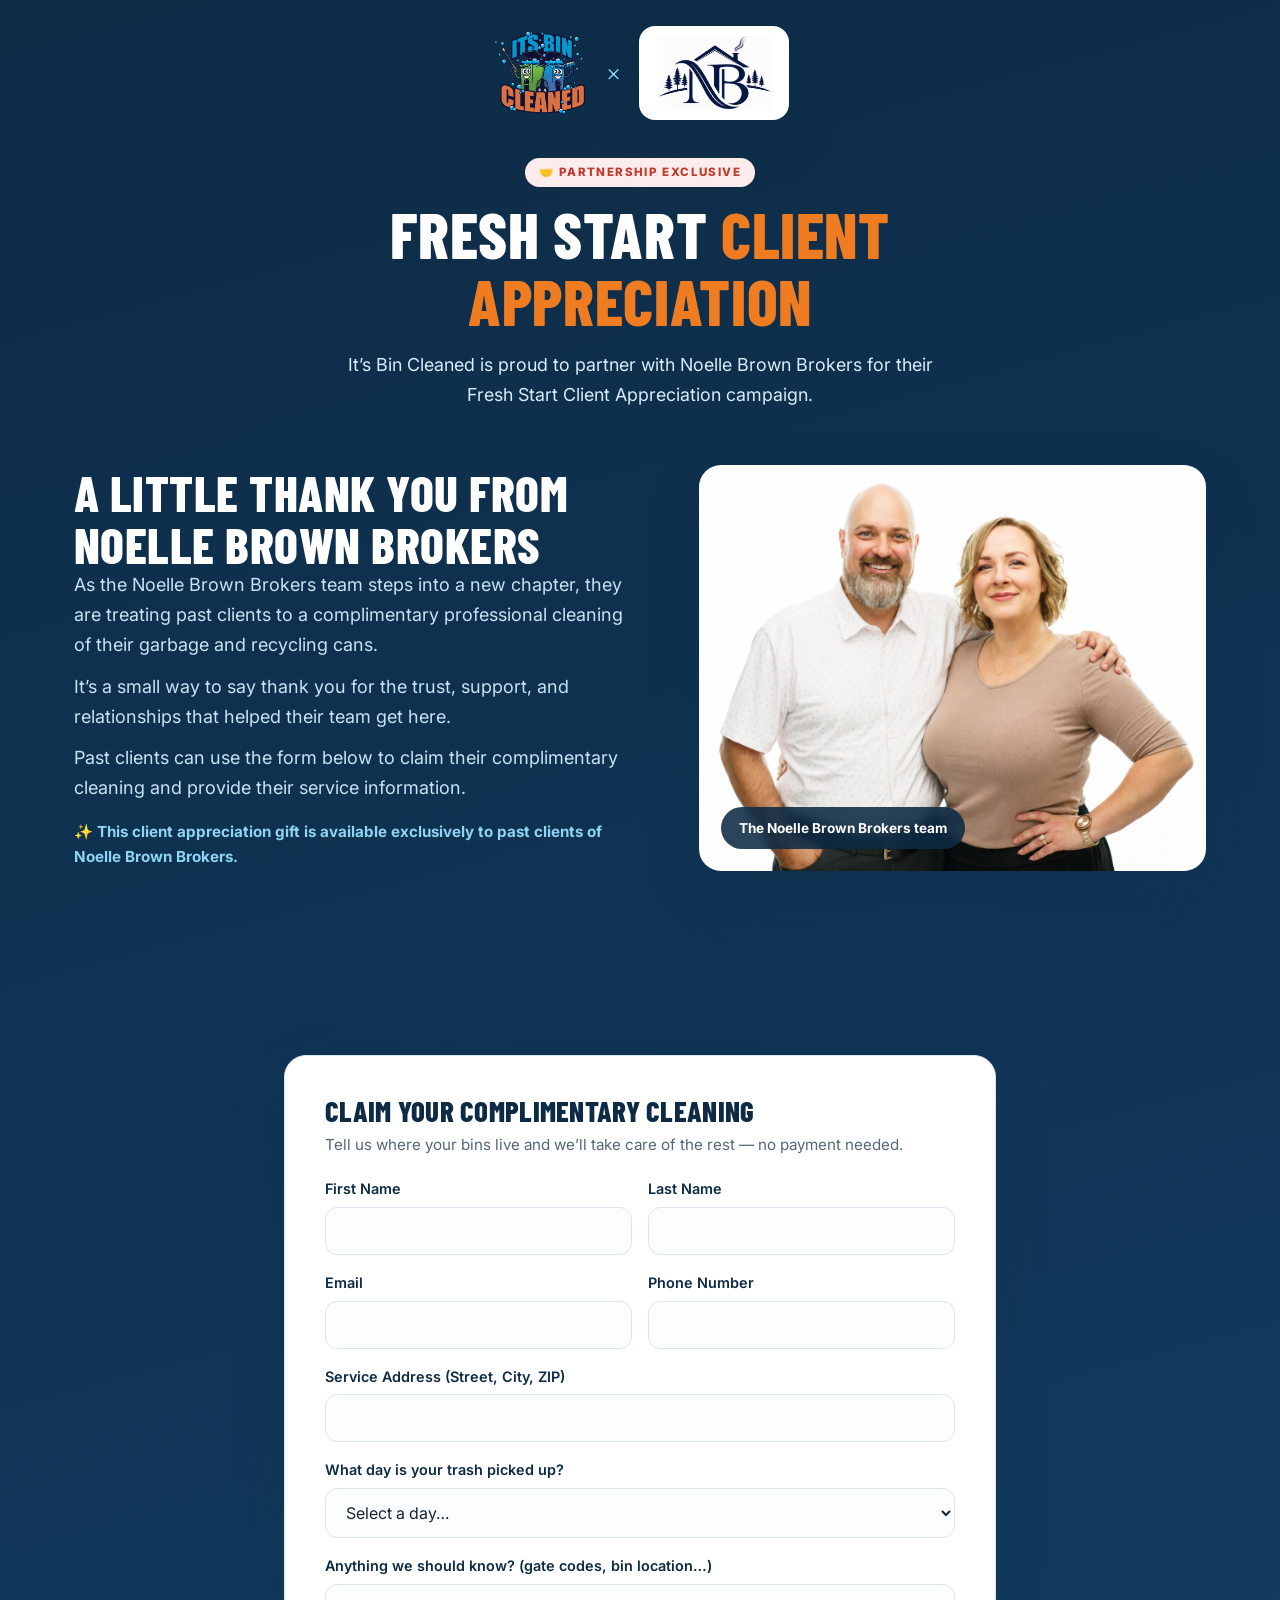
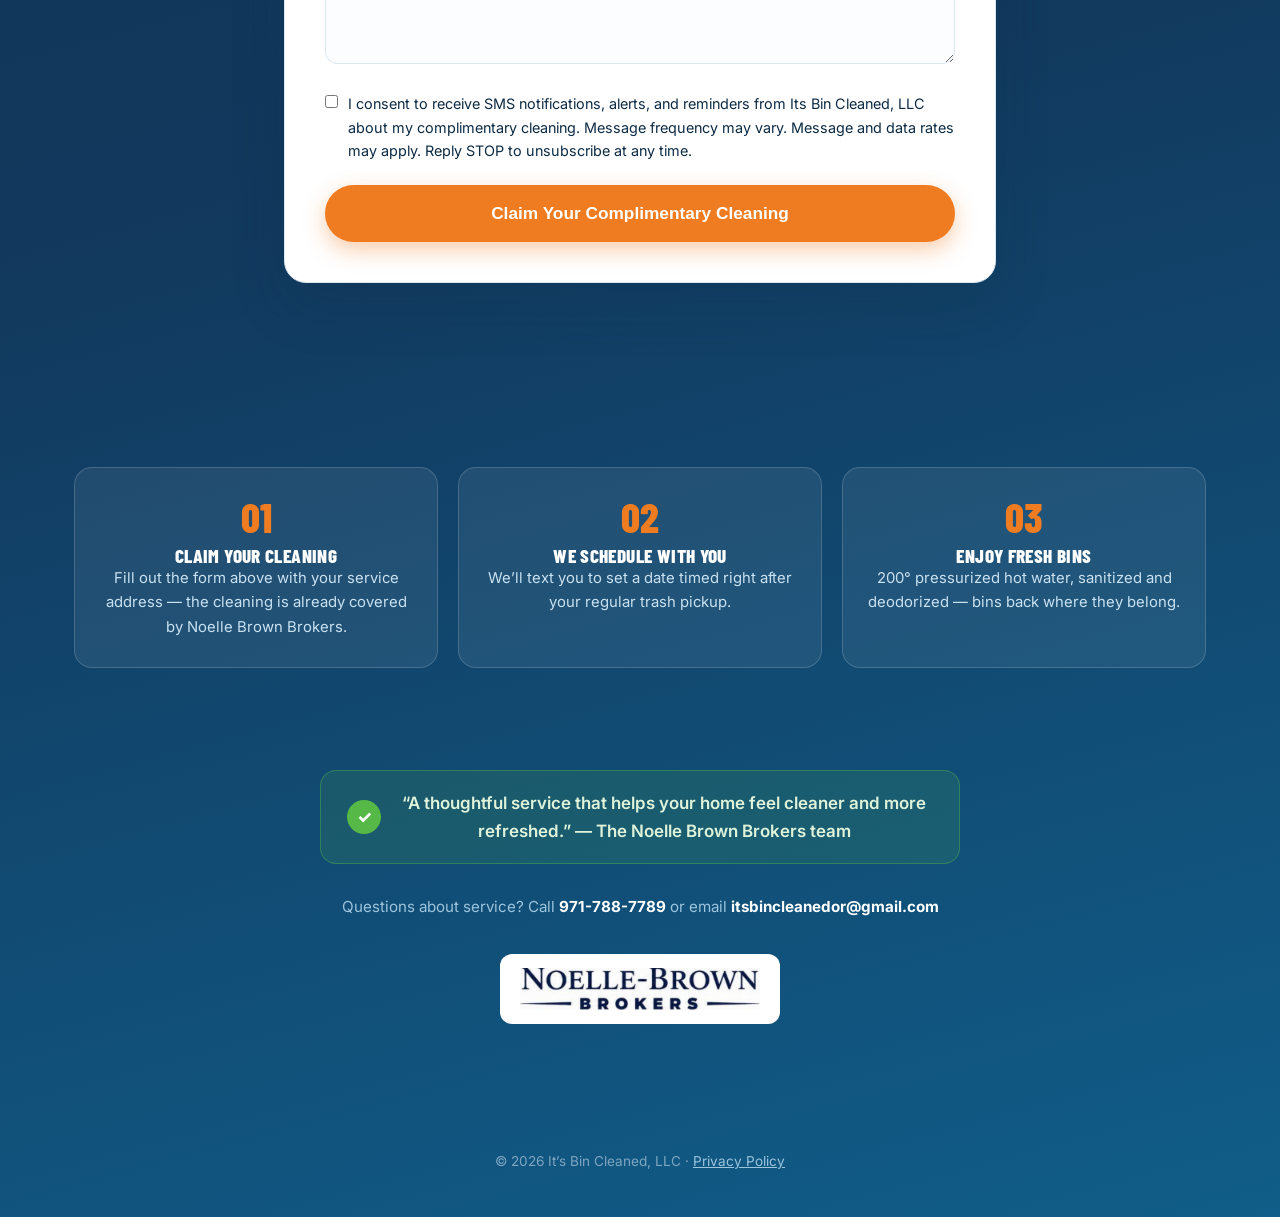
<file: fresh-start.html>
<!DOCTYPE html>
<html lang="en">
<head>
<meta charset="UTF-8">
<meta name="viewport" content="width=device-width, initial-scale=1">
<title>Fresh Start Client Appreciation – Noelle Brown Brokers × It's Bin Cleaned</title>
<meta name="robots" content="noindex, nofollow">
<link rel="preconnect" href="https://fonts.googleapis.com">
<link href="https://fonts.googleapis.com/css2?family=Barlow+Condensed:wght@700;800&family=Inter:wght@400;600;700;800&display=swap" rel="stylesheet">
<link rel="stylesheet" href="assets/main.css">
</head>
<body class="lp">
<div class="lp-page">

  <header class="lp-header fs-header">
    <img src="assets/logo.png" alt="It's Bin Cleaned logo">
    <span class="fs-x">&times;</span>
    <span class="fs-partner-card"><img src="assets/nb-logo.png" alt="Noelle Brown Brokers logo"></span>
  </header>

  <section class="lp-hero wrap">
    <div class="offer-flag" style="margin-bottom:14px">&#129309; Partnership Exclusive</div>
    <h1>Fresh Start <em>Client Appreciation</em></h1>
    <p>It&rsquo;s Bin Cleaned is proud to partner with Noelle Brown Brokers for their Fresh Start Client Appreciation campaign.</p>
  </section>

  <section class="lp-section" style="padding-top:20px">
    <div class="wrap split">
      <div>
        <h2 style="color:#fff">A little thank you from Noelle Brown Brokers</h2>
        <p class="lead" style="color:#c9e2f2">As the Noelle Brown Brokers team steps into a new chapter, they are treating past clients to a complimentary professional cleaning of their garbage and recycling cans.</p>
        <p class="lead" style="margin-top:12px;color:#c9e2f2">It&rsquo;s a small way to say thank you for the trust, support, and relationships that helped their team get here.</p>
        <p class="lead" style="margin-top:12px;color:#c9e2f2">Past clients can use the form below to claim their complimentary cleaning and provide their service information.</p>
        <p style="margin-top:16px;color:#8fd4f2;font-weight:700;font-size:.95rem">&#10024; This client appreciation gift is available exclusively to past clients of Noelle Brown Brokers.</p>
      </div>
      <div class="split-media">
        <img src="assets/nb-team.jpg" alt="The Noelle Brown Brokers team" style="border-radius:22px">
        <span class="media-tag">The Noelle Brown Brokers team</span>
      </div>
    </div>
  </section>

  <section class="lp-section" id="claim">
    <div class="wrap" style="max-width:760px">
      <div class="form-card">
        <h2 style="font-size:1.8rem;margin-bottom:6px">Claim your complimentary cleaning</h2>
        <p style="color:var(--muted);font-size:.95rem;margin-bottom:20px">Tell us where your bins live and we&rsquo;ll take care of the rest &mdash; no payment needed.</p>
        <p class="form-msg ok" id="fsDone" hidden>&#127881; You&rsquo;re all set! We&rsquo;ve received your claim and will text you to schedule your complimentary cleaning.</p>
        <form id="fsForm">
          <div class="form-grid">
            <div>
              <label for="fs_first">First Name</label>
              <input type="text" id="fs_first" required>
            </div>
            <div>
              <label for="fs_last">Last Name</label>
              <input type="text" id="fs_last" required>
            </div>
            <div>
              <label for="fs_email">Email</label>
              <input type="email" id="fs_email" required>
            </div>
            <div>
              <label for="fs_phone">Phone Number</label>
              <input type="tel" id="fs_phone" required>
            </div>
            <div class="full">
              <label for="fs_address">Service Address (Street, City, ZIP)</label>
              <input type="text" id="fs_address" required>
            </div>
            <div class="full">
              <label for="fs_trashday">What day is your trash picked up?</label>
              <select id="fs_trashday" required>
                <option value="" disabled selected>Select a day&hellip;</option>
                <option>Monday</option><option>Tuesday</option><option>Wednesday</option>
                <option>Thursday</option><option>Friday</option><option>Saturday</option>
                <option>Not sure</option>
              </select>
            </div>
            <div class="full">
              <label for="fs_notes">Anything we should know? (gate codes, bin location&hellip;)</label>
              <textarea id="fs_notes" style="min-height:80px"></textarea>
            </div>
            <div class="full consent">
              <input type="checkbox" id="fs_sms">
              <label for="fs_sms" style="font-weight:400">I consent to receive SMS notifications, alerts, and reminders from Its Bin Cleaned, LLC about my complimentary cleaning. Message frequency may vary. Message and data rates may apply. Reply STOP to unsubscribe at any time.</label>
            </div>
            <div class="full">
              <button type="submit" class="btn btn-primary btn-lg" style="width:100%">Claim Your Complimentary Cleaning</button>
            </div>
          </div>
        </form>
      </div>
    </div>
  </section>

  <section class="lp-section">
    <div class="wrap">
      <div class="lp-steps">
        <div class="lp-step">
          <div class="step-num">01</div>
          <h3>Claim Your Cleaning</h3>
          <p>Fill out the form above with your service address &mdash; the cleaning is already covered by Noelle Brown Brokers.</p>
        </div>
        <div class="lp-step">
          <div class="step-num">02</div>
          <h3>We Schedule With You</h3>
          <p>We&rsquo;ll text you to set a date timed right after your regular trash pickup.</p>
        </div>
        <div class="lp-step">
          <div class="step-num">03</div>
          <h3>Enjoy Fresh Bins</h3>
          <p>200&deg; pressurized hot water, sanitized and deodorized &mdash; bins back where they belong.</p>
        </div>
      </div>
    </div>
  </section>

  <section class="lp-section" style="padding-top:10px">
    <div class="wrap center">
      <div class="lp-guarantee">
        <span class="ck">&#10003;</span>
        <span>&ldquo;A thoughtful service that helps your home feel cleaner and more refreshed.&rdquo; &mdash; The Noelle Brown Brokers team</span>
      </div>
      <p style="margin-top:30px;color:#9cc4dd;font-size:.95rem">Questions about service? Call <a href="tel:9717887789" style="color:#fff;font-weight:700">971-788-7789</a> or email <a href="mailto:itsbincleanedor@gmail.com" style="color:#fff;font-weight:700">itsbincleanedor@gmail.com</a></p>
      <img src="assets/nb-wordmark.png" alt="Noelle Brown Brokers" style="max-width:280px;margin:34px auto 0;background:#fff;border-radius:12px;padding:14px 20px">
    </div>
  </section>

  <footer class="lp-footer wrap">
    <span>&copy; 2026 It&rsquo;s Bin Cleaned, LLC &middot; <a href="https://itsbincleanedor.com/privacy-policy/">Privacy Policy</a></span>
  </footer>

</div>
<script>
/* static preview: demo submit */
document.getElementById('fsForm').addEventListener('submit', function (e) {
  e.preventDefault();
  this.hidden = true;
  document.getElementById('fsDone').hidden = false;
  document.getElementById('fsDone').scrollIntoView({behavior:'smooth', block:'center'});
});
</script>
</body>
</html>
</file>
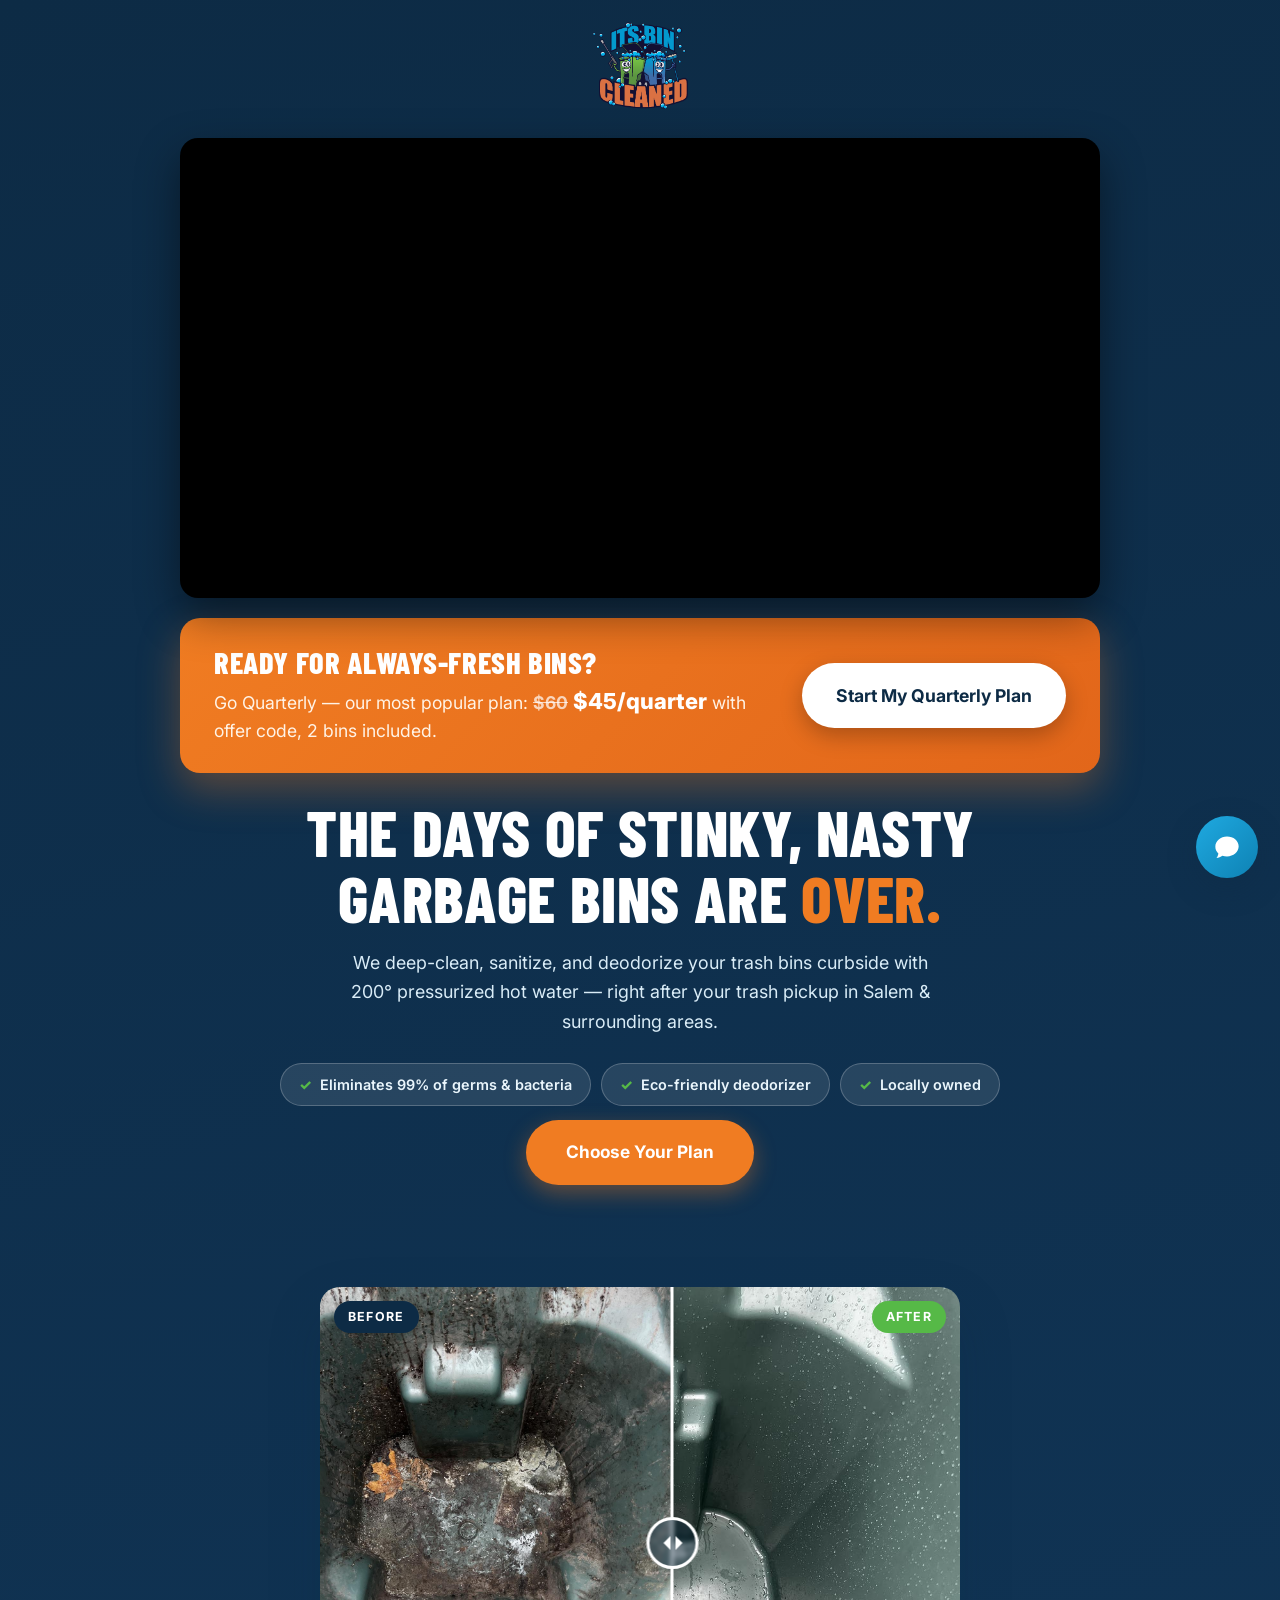
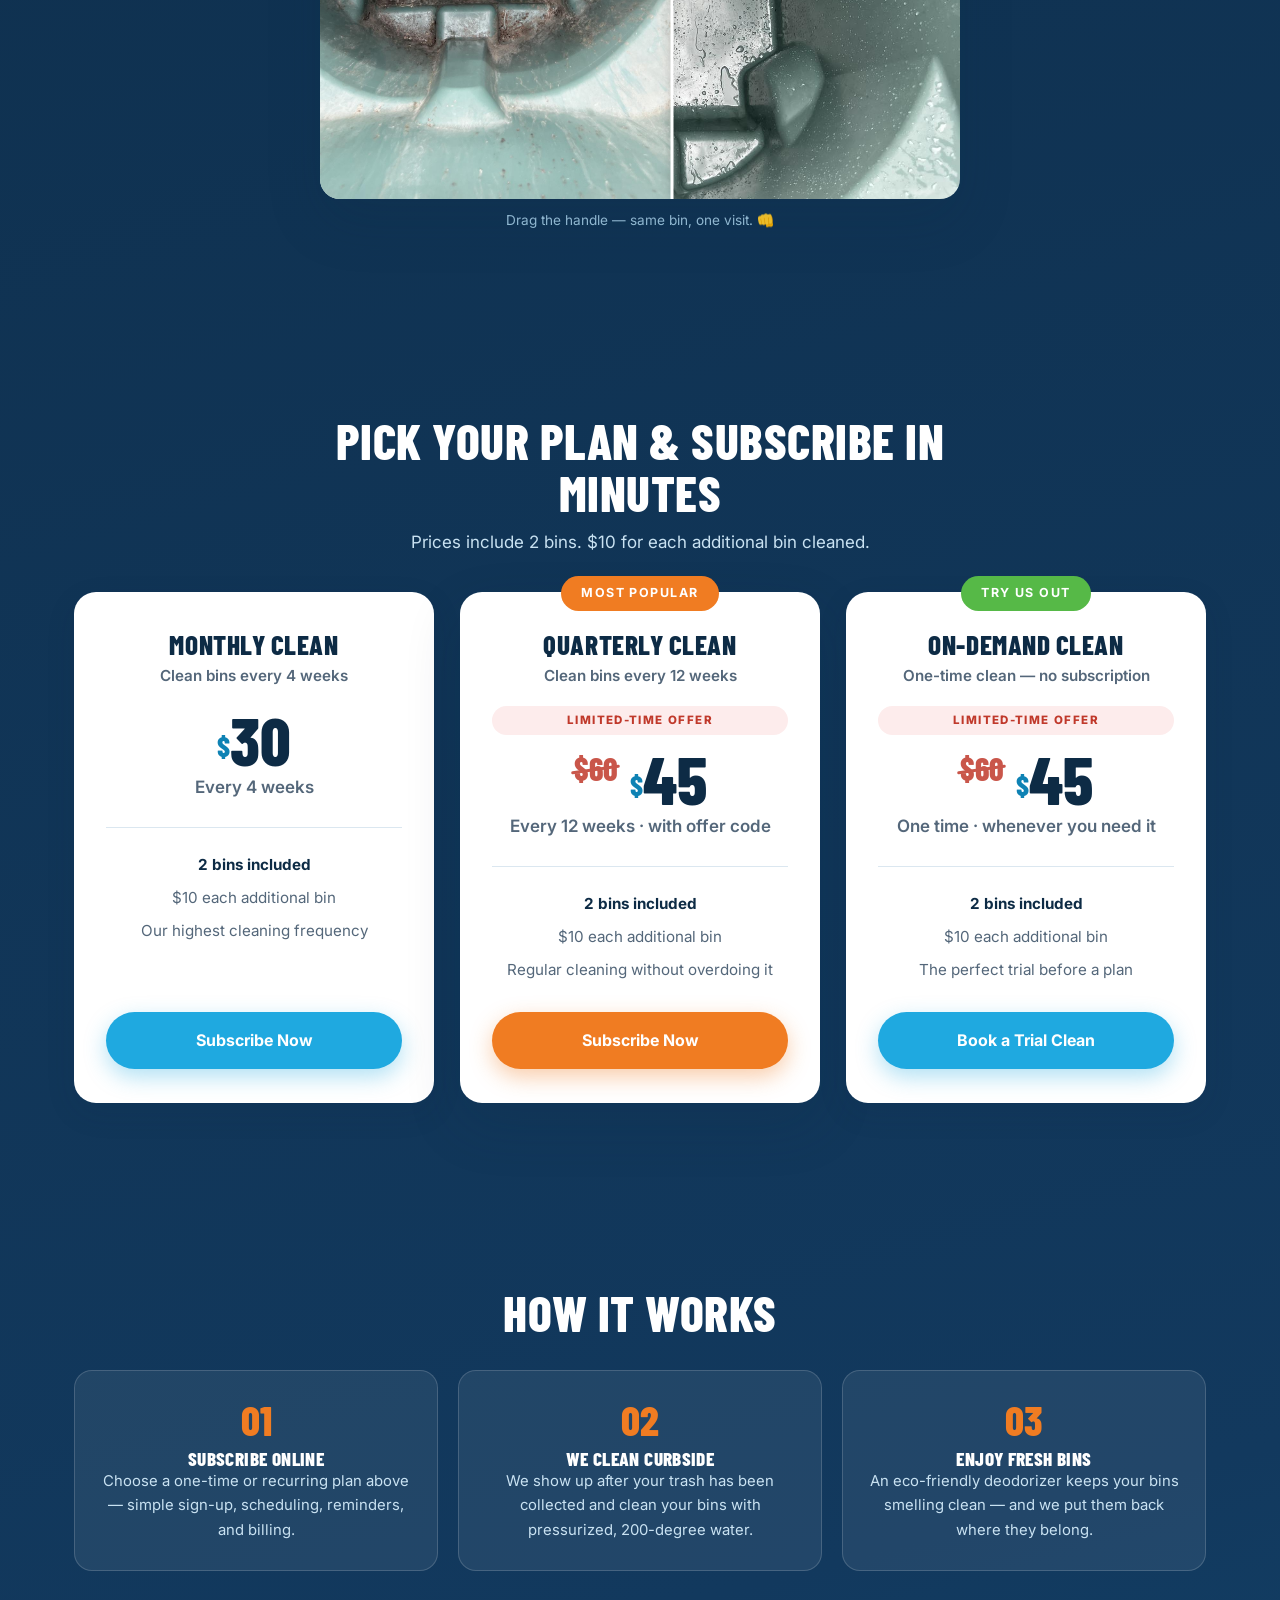
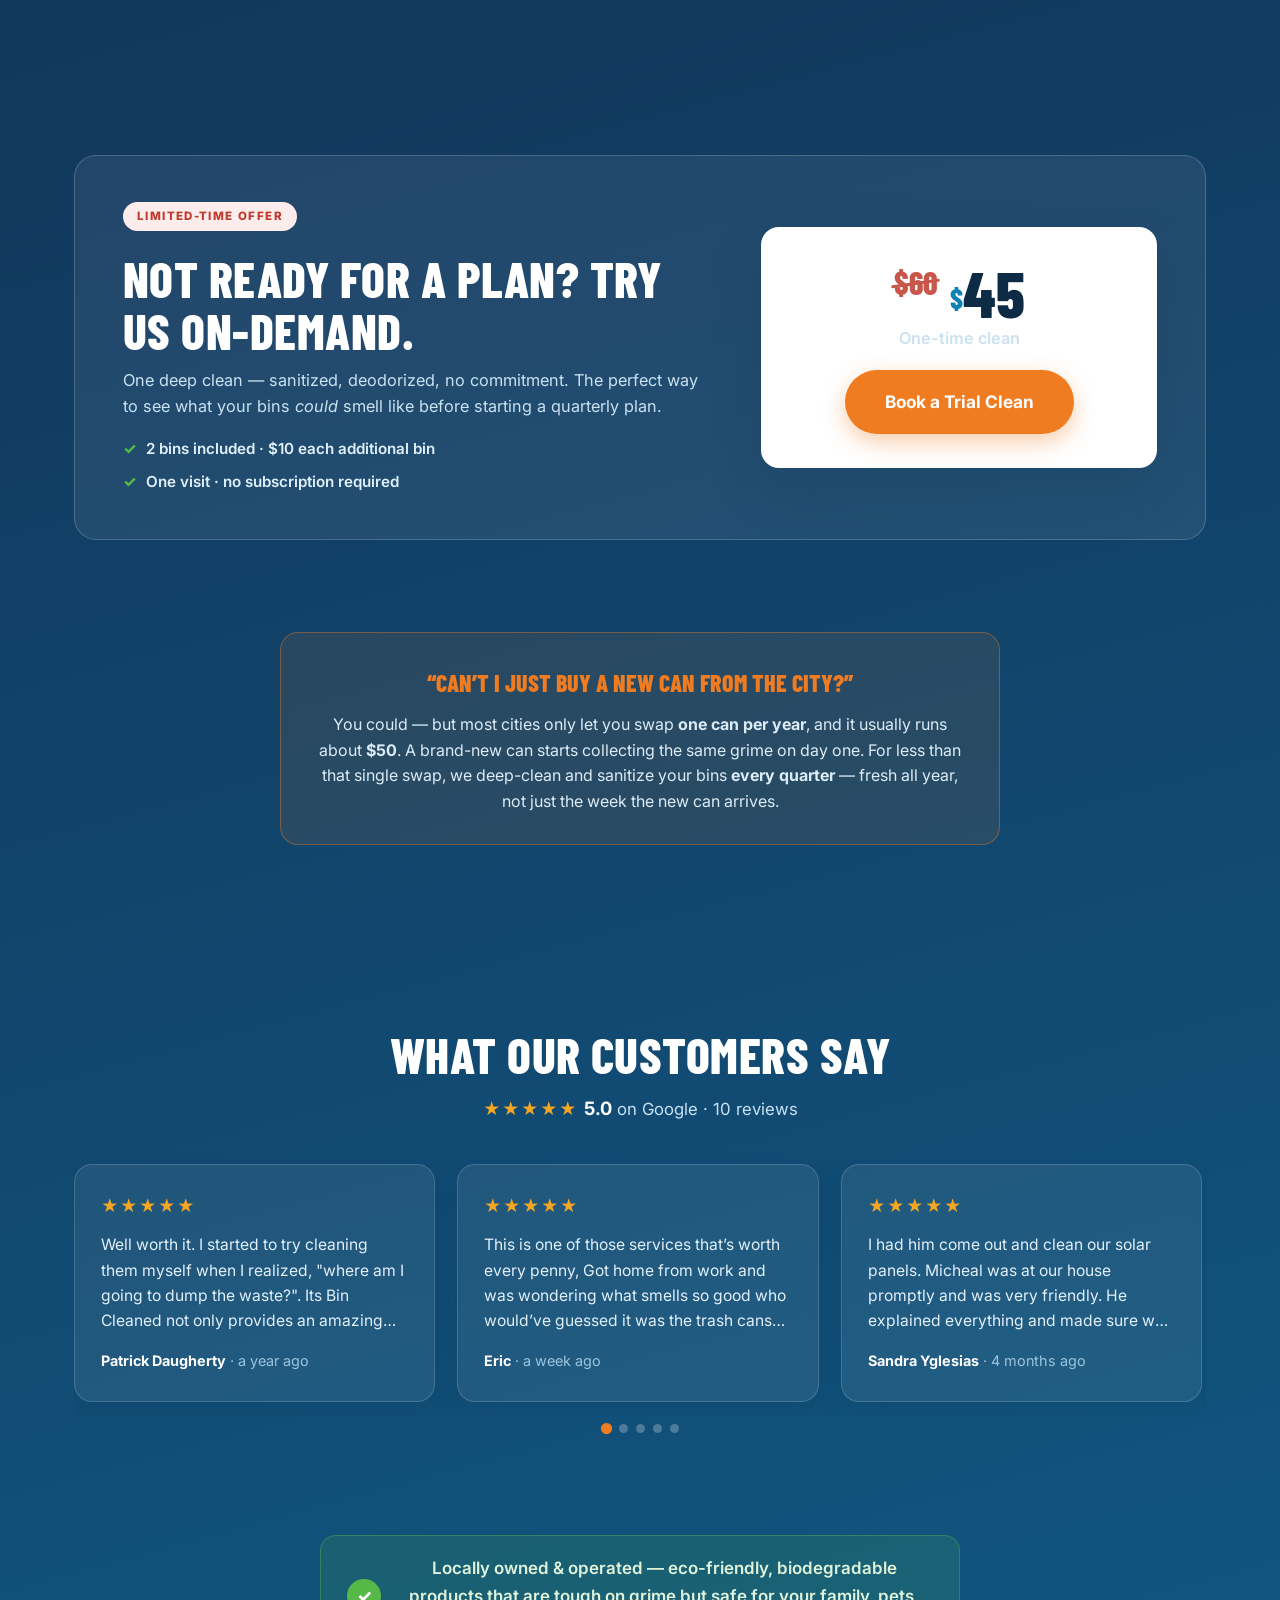
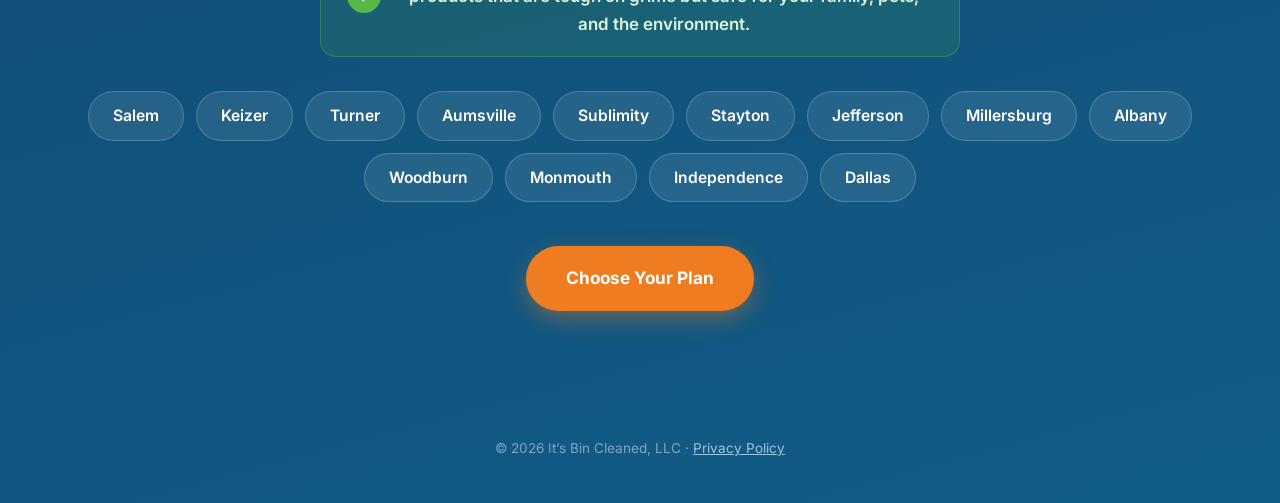
<file: landing.html>
<!DOCTYPE html>
<html lang="en">
<head>
<meta charset="UTF-8">
<meta name="viewport" content="width=device-width, initial-scale=1">
<title>Fresh, Clean Bins – It's Bin Cleaned | Salem, OR</title>
<meta name="robots" content="noindex, nofollow">
<link rel="preconnect" href="https://fonts.googleapis.com">
<link href="https://fonts.googleapis.com/css2?family=Barlow+Condensed:wght@700;800&family=Inter:wght@400;600;700;800&display=swap" rel="stylesheet">
<link rel="stylesheet" href="assets/main.css">
</head>
<body class="lp">
<div class="lp-page">

  <header class="lp-header">
    <img src="assets/logo.png" alt="It's Bin Cleaned logo">
  </header>

  <section class="lp-video">
    <div class="lp-video-frame">
      <video id="ibcLpVideo" src="https://itsbincleanedor.com/wp-content/uploads/2026/09/its-bin-cleaned-intro.mp4" autoplay muted loop playsinline preload="auto"></video>
      <button type="button" class="lp-video-sound" id="ibcLpVideoSound" hidden>&#128266; Tap for sound</button>
    </div>
  </section>

  <section class="lp-video-cta wrap">
    <div class="lp-vcta">
      <div class="lp-vcta-text">
        <strong>Ready for always-fresh bins?</strong>
        <span>Go Quarterly &mdash; our most popular plan: <s>$60</s> <em>$45/quarter</em> with offer code, 2 bins included.</span>
      </div>
      <a class="btn btn-primary btn-lg" href="https://itsbincleanedor.iserviceroutes.com/checkout.html?prId=AEEMMD9C8D7D50AEBC8DDB5373598B0B365D0BDE9B2D2D3ED769F300CF2C013D10E8C121" target="_blank" rel="noopener">Start My Quarterly Plan</a>
    </div>
  </section>

  <!-- HERO -->
  <section class="lp-hero wrap">
    <h1>The days of stinky, nasty garbage bins are <em>over.</em></h1>
    <p>We deep-clean, sanitize, and deodorize your trash bins curbside with 200° pressurized hot water — right after your trash pickup in Salem &amp; surrounding areas.</p>
    <div class="lp-chips">
      <span class="chip">Eliminates 99% of germs &amp; bacteria</span>
      <span class="chip">Eco-friendly deodorizer</span>
      <span class="chip">Locally owned</span>
    </div>
    <a class="btn btn-primary btn-lg" href="#plans">Choose Your Plan</a>
  </section>

  <!-- BEFORE / AFTER -->
  <section class="lp-section wrap lp-ba">
    <div style="max-width:640px;margin:0 auto">
      <div class="ba-slider">
        <img src="assets/ba-green-after.jpg" alt="After — a spotless, sanitized bin">
        <div class="ba-top"><img src="assets/ba-green-before.jpg" alt="Before — a filthy bin"></div>
        <div class="ba-line"><span class="ba-knob"></span></div>
        <span class="ba-cap before">Before</span>
        <span class="ba-cap after">After</span>
      </div>
      <p class="center" style="color:#9cc4dd;font-size:.85rem;margin-top:10px">Drag the handle — same bin, one visit. &#128074;</p>
    </div>
  </section>

  <!-- PLANS -->
  <section class="lp-section" id="plans">
    <div class="wrap">
      <div class="section-head center" style="margin-bottom:36px">
        <h2 style="color:#fff">Pick your plan &amp; subscribe in minutes</h2>
        <p style="color:#c9e2f2;margin-top:10px">Prices include 2 bins. $10 for each additional bin cleaned.</p>
      </div>
      <div class="grid grid-3 price-grid">
        <div class="price-card">
          <h3>Monthly Clean</h3>
          <p class="freq">Clean bins every 4 weeks</p>
          <div class="price-amount"><sup>$</sup>30</div>
          <p class="price-per">Every 4 weeks</p>
          <ul class="price-includes">
            <li><strong>2 bins included</strong></li>
            <li>$10 each additional bin</li>
            <li>Our highest cleaning frequency</li>
          </ul>
          <a class="btn btn-blue" href="https://itsbincleanedor.iserviceroutes.com/checkout.html?prId=T6NJ2P6HB8DCC8E6B18ADA303736C33E60BF7E45E9E74D48C61215522068F731F6551E4F">Subscribe Now</a>
        </div>
        <div class="price-card popular">
          <span class="popular-tag">Most Popular</span>
          <h3>Quarterly Clean</h3>
          <p class="freq">Clean bins every 12 weeks</p>
          <div class="offer-flag">Limited-Time Offer</div>
          <div class="price-amount"><span class="price-compare">$60</span><sup>$</sup>45</div>
          <p class="price-per">Every 12 weeks &middot; with offer code</p>
          <ul class="price-includes">
            <li><strong>2 bins included</strong></li>
            <li>$10 each additional bin</li>
            <li>Regular cleaning without overdoing it</li>
          </ul>
          <button type="button" class="offer-link js-open-offer">&#127881; Unlock the $45 offer code</button>
        <a class="btn btn-primary" href="https://itsbincleanedor.iserviceroutes.com/checkout.html?prId=AEEMMD9C8D7D50AEBC8DDB5373598B0B365D0BDE9B2D2D3ED769F300CF2C013D10E8C121">Subscribe Now</a>
      </div>
      <div class="price-card">
        <span class="popular-tag trial-tag">Try Us Out</span>
        <h3>On-Demand Clean</h3>
        <p class="freq">One-time clean &mdash; no subscription</p>
        <div class="offer-flag">Limited-Time Offer</div>
        <div class="price-amount"><span class="price-compare">$60</span><sup>$</sup>45</div>
        <p class="price-per">One time &middot; whenever you need it</p>
        <ul class="price-includes">
          <li><strong>2 bins included</strong></li>
          <li>$10 each additional bin</li>
          <li>The perfect trial before a plan</li>
        </ul>
        <a class="btn btn-blue" href="https://itsbincleanedor.iserviceroutes.com/TryUsOut/checkout.html" target="_blank" rel="noopener">Book a Trial Clean</a>
      </div>
      </div>
    </div>
  </section>

  <!-- HOW IT WORKS -->
  <section class="lp-section">
    <div class="wrap">
      <div class="section-head center" style="margin-bottom:32px">
        <h2 style="color:#fff">How it works</h2>
      </div>
      <div class="lp-steps">
        <div class="lp-step">
          <div class="step-num">01</div>
          <h3>Subscribe Online</h3>
          <p>Choose a one-time or recurring plan above — simple sign-up, scheduling, reminders, and billing.</p>
        </div>
        <div class="lp-step">
          <div class="step-num">02</div>
          <h3>We Clean Curbside</h3>
          <p>We show up after your trash has been collected and clean your bins with pressurized, 200-degree water.</p>
        </div>
        <div class="lp-step">
          <div class="step-num">03</div>
          <h3>Enjoy Fresh Bins</h3>
          <p>An eco-friendly deodorizer keeps your bins smelling clean — and we put them back where they belong.</p>
        </div>
      </div>
    </div>
  </section>


  <!-- ON-DEMAND / TRIAL -->
  <section class="lp-section">
    <div class="wrap">
      <div class="ondemand-panel">
        <div class="ondemand-copy">
          <div class="offer-flag">Limited-Time Offer</div>
          <h2>Not ready for a plan? Try us on-demand.</h2>
          <p>One deep clean &mdash; sanitized, deodorized, no commitment. The perfect way to see what your bins <em>could</em> smell like before starting a quarterly plan.</p>
          <ul class="ondemand-points">
            <li>2 bins included &middot; $10 each additional bin</li>
            <li>One visit &middot; no subscription required</li>
          </ul>
        </div>
        <div class="ondemand-price">
          <div class="price-amount"><span class="price-compare">$60</span><sup>$</sup>45</div>
          <p class="price-per">One-time clean</p>
          <a class="btn btn-primary btn-lg" href="https://itsbincleanedor.iserviceroutes.com/TryUsOut/checkout.html" target="_blank" rel="noopener">Book a Trial Clean</a>
        </div>
      </div>
    </div>
  </section>

  <!-- OBJECTION: new can from the city -->
  <section class="lp-section" style="padding-top:0">
    <div class="wrap">
      <div class="lp-objection">
        <div class="lp-objection-q">&ldquo;Can&rsquo;t I just buy a new can from the city?&rdquo;</div>
        <p>You could &mdash; but most cities only let you swap <b>one can per year</b>, and it usually runs about <b>$50</b>. A brand-new can starts collecting the same grime on day one. For less than that single swap, we deep-clean and sanitize your bins <b>every quarter</b> &mdash; fresh all year, not just the week the new can arrives.</p>
      </div>
    </div>
  </section>

  <!-- GOOGLE REVIEWS (no links out — display only; preview shows sample cards) -->
  <section class="lp-section reviews-section">
    <div class="wrap">
      <div class="section-head center" style="margin-bottom:34px">
        <h2 style="color:#fff">What our customers say</h2>
        <p class="rev-agg rev-agg-dark"><span class="rev-stars">★★★★★</span><strong>5.0</strong> on Google · 10 reviews</p>
      </div>
      <div class="rev-carousel" data-linkable="0">
        <div class="rev-track">
          <blockquote class="rev-card rev-card-dark">
            <span class="rev-stars">★★★★★</span>
            <p class="rev-text clamp4">Well worth it. I started to try cleaning them myself when I realized, &quot;where am I going to dump the waste?&quot;. Its Bin Cleaned not only provides an amazing service it is eco friendly and gives home owners a responsible way to get rid of waste (ie not dumping nasty waste water in the streets). Also great customer service and communication.  5-stars all day.</p>
            <footer><strong>Patrick Daugherty</strong> · <span>a year ago</span></footer>
          </blockquote>
          <blockquote class="rev-card rev-card-dark">
            <span class="rev-stars">★★★★★</span>
            <p class="rev-text clamp4">This is one of those services that’s worth every penny, Got home from work and was wondering what smells so good who would’ve guessed it was the trash cans 10/10 recommend this service!</p>
            <footer><strong>Eric</strong> · <span>a week ago</span></footer>
          </blockquote>
          <blockquote class="rev-card rev-card-dark">
            <span class="rev-stars">★★★★★</span>
            <p class="rev-text clamp4">I had him come out and clean our solar panels.  Micheal was at our house promptly and was very friendly.  He explained everything and made sure we had our panels turned off then turned back on after the cleaning.  He did a great job and was professional. I wish I had before and after pictures because they look brand new!! I would recommend him for any cleaning need.  I Wil definitely have him out again when they need cleaning.</p>
            <footer><strong>Sandra Yglesias</strong> · <span>4 months ago</span></footer>
          </blockquote>
          <blockquote class="rev-card rev-card-dark">
            <span class="rev-stars">★★★★★</span>
            <p class="rev-text clamp4">Awesome service to Homeowner to have the garbage/yard debris bins clean. They not only clean inside but clean the outside.  They also move the bins back up to house.  The fragrance they spray when done is very pleasant.  They get 100% from me and I highly recommend. 💗💗 Homeowner Linda</p>
            <footer><strong>Linda Zollner</strong> · <span>a year ago</span></footer>
          </blockquote>
          <blockquote class="rev-card rev-card-dark">
            <span class="rev-stars">★★★★★</span>
            <p class="rev-text clamp4">They did an incredible job cleaning my bins and power washing my deck and sidewalk. Highly recommended!</p>
            <footer><strong>Jacob Espinoza</strong> · <span>a year ago</span></footer>
          </blockquote>
        </div>
        <div class="rev-dots" role="tablist"></div>
      </div>
    </div>
  </section>

  <!-- GUARANTEE + AREAS -->
  <section class="lp-section" style="padding-top:10px">
    <div class="wrap center">
      <div class="lp-guarantee">
        <span class="ck">✓</span>
        <span>Locally owned &amp; operated — eco-friendly, biodegradable products that are tough on grime but safe for your family, pets, and the environment.</span>
      </div>
      <div class="area-grid" style="justify-content:center;margin-top:34px">
        <span class="area-pill">Salem</span><span class="area-pill">Keizer</span><span class="area-pill">Turner</span><span class="area-pill">Aumsville</span><span class="area-pill">Sublimity</span><span class="area-pill">Stayton</span><span class="area-pill">Jefferson</span><span class="area-pill">Millersburg</span><span class="area-pill">Albany</span><span class="area-pill">Woodburn</span><span class="area-pill">Monmouth</span><span class="area-pill">Independence</span><span class="area-pill">Dallas</span>
      </div>
      <div style="margin-top:44px">
        <a class="btn btn-primary btn-lg" href="#plans">Choose Your Plan</a>
      </div>
    </div>
  </section>

  
<!-- CORNER CHAT WIDGET (demo mode in preview) -->
<div class="ibc-chat" id="ibcChat"
  data-endpoint=""
  data-areas="Salem, Keizer, Turner, Aumsville, Sublimity, Stayton, Jefferson, Millersburg, Albany, Woodburn, Monmouth, Independence, Dallas"
  data-price-month="30" data-price-quart="45" data-price-once="45"
  data-regular-quart="60" data-regular-once="60"
  data-checkout-month="https://itsbincleanedor.iserviceroutes.com/checkout.html?prId=T6NJ2P6HB8DCC8E6B18ADA303736C33E60BF7E45E9E74D48C61215522068F731F6551E4F"
  data-checkout-quart="https://itsbincleanedor.iserviceroutes.com/checkout.html?prId=AEEMMD9C8D7D50AEBC8DDB5373598B0B365D0BDE9B2D2D3ED769F300CF2C013D10E8C121"
  data-checkout-once="https://itsbincleanedor.iserviceroutes.com/TryUsOut/checkout.html"
  data-pw-url="" data-how-url="">
  <button class="ibc-chat-bubble" id="ibcChatBubble" aria-label="Chat with us" aria-expanded="false">
    <svg class="ic-chat" viewBox="0 0 24 24" aria-hidden="true"><path d="M12 3C6.5 3 2 6.9 2 11.7c0 2.2 1 4.3 2.6 5.8-.2 1.5-.8 2.9-1.7 4 1.9-.2 3.7-.9 5.2-2 1.2.4 2.5.6 3.9.6 5.5 0 10-3.9 10-8.7S17.5 3 12 3z"/></svg>
    <svg class="ic-close" viewBox="0 0 24 24" aria-hidden="true"><path d="M18.3 5.7 12 12l6.3 6.3-1.4 1.4L10.6 13.4 4.3 19.7 2.9 18.3 9.2 12 2.9 5.7l1.4-1.4 6.3 6.3 6.3-6.3z"/></svg>
    <span class="ibc-chat-dot"></span>
  </button>
  <div class="ibc-chat-panel" hidden>
    <div class="ibc-chat-head">
      <img src="assets/logo.png" alt="">
      <div><strong>It&rsquo;s Bin Cleaned</strong><span>We usually reply by text within the hour</span></div>
      <button class="ibc-chat-x" aria-label="Close chat">&times;</button>
    </div>
    <div class="ibc-chat-body"></div>
    <div class="ibc-chat-chips"></div>
  </div>
</div>

  <footer class="lp-footer wrap">
    <span>© 2026 It’s Bin Cleaned, LLC · <a href="https://itsbincleanedor.com/privacy-policy/">Privacy Policy</a></span>
  </footer>

</div>

<!-- Limited-time quarterly offer popup (preview demo mode: email not stored) -->
<script src="assets/main.js"></script>
</body>
</html>
</file>
<file: assets/main.css>
/* ============================================================
   It's Bin Cleaned — main stylesheet
   Palette from brand logo: bright blue, deep navy, orange, green
   ============================================================ */
:root{
  --navy:#0d2b45;
  --navy-2:#12395e;
  --navy-3:#1a4a77;
  --blue:#1fa9e0;
  --blue-dark:#0e82b4;
  --sky:#eaf6fc;
  --sky-2:#d7edf8;
  --orange:#f07c22;
  --orange-dark:#d9660f;
  --green:#56b947;
  --ink:#152534;
  --muted:#54677a;
  --line:#dbe7f0;
  --white:#fff;
  --radius:18px;
  --shadow:0 10px 30px rgba(13,43,69,.10);
  --shadow-lg:0 22px 55px rgba(13,43,69,.16);
  --font-display:"Barlow Condensed",Impact,sans-serif;
  --font-body:"Inter",-apple-system,BlinkMacSystemFont,"Segoe UI",sans-serif;
}
*{margin:0;padding:0;box-sizing:border-box}
html{scroll-behavior:smooth}
body{font-family:var(--font-body);color:var(--ink);line-height:1.65;font-size:17px;background:var(--white);-webkit-font-smoothing:antialiased}
img{max-width:100%;display:block}
a{color:var(--blue-dark);text-decoration:none}
ul{list-style:none}
.wrap{max-width:1180px;margin:0 auto;padding:0 24px}

/* ---------- type ---------- */
h1,h2,h3,.display{font-family:var(--font-display);font-weight:800;line-height:1.04;text-transform:uppercase;letter-spacing:.01em;color:var(--navy)}
h1{font-size:clamp(2.6rem,6vw,4.6rem)}
h2{font-size:clamp(2rem,4.2vw,3.1rem)}
h3{font-size:1.45rem;letter-spacing:.02em}
.kicker{display:inline-flex;align-items:center;gap:.6em;font-family:var(--font-body);font-weight:700;font-size:.8rem;letter-spacing:.22em;text-transform:uppercase;color:var(--blue-dark)}
.kicker::before{content:"";width:26px;height:3px;border-radius:2px;background:var(--orange)}
.lead{font-size:1.13rem;color:var(--muted);max-width:640px}
.section{padding:88px 0}
.section-head{max-width:720px;margin-bottom:48px}
.section-head .lead{margin-top:14px}
.center{text-align:center}
.center .section-head{margin-left:auto;margin-right:auto}
.section-head.center{margin-left:auto;margin-right:auto}
.center .lead{margin-left:auto;margin-right:auto}
.center .kicker::before{display:none}

/* ---------- buttons ---------- */
.btn{display:inline-flex;align-items:center;justify-content:center;gap:.5em;font-weight:700;font-size:1rem;padding:15px 30px;border-radius:999px;border:0;cursor:pointer;transition:transform .15s,box-shadow .15s,background .15s;white-space:nowrap}
.btn-primary{background:var(--orange);color:#fff;box-shadow:0 8px 22px rgba(240,124,34,.38)}
.btn-primary:hover{background:var(--orange-dark);transform:translateY(-2px);color:#fff}
.btn-blue{background:var(--blue);color:#fff;box-shadow:0 8px 22px rgba(31,169,224,.35)}
.btn-blue:hover{background:var(--blue-dark);transform:translateY(-2px);color:#fff}
.btn-ghost{background:transparent;color:#fff;border:2px solid rgba(255,255,255,.55)}
.btn-ghost:hover{border-color:#fff;background:rgba(255,255,255,.1);color:#fff}
.btn-outline{background:#fff;color:var(--navy);border:2px solid var(--line)}
.btn-outline:hover{border-color:var(--blue);color:var(--blue-dark);transform:translateY(-2px)}
.btn-lg{padding:18px 40px;font-size:1.08rem}

/* ---------- header ---------- */
.site-header{position:sticky;top:0;z-index:80;background:rgba(255,255,255,.94);backdrop-filter:blur(10px);border-bottom:1px solid var(--line)}
.topbar{background:var(--navy);color:#cfe6f5;font-size:.83rem;padding:7px 0}
.topbar .wrap{display:flex;justify-content:space-between;align-items:center;gap:16px}
.topbar a{color:#fff;font-weight:600}
.topbar .tb-areas{opacity:.85;overflow:hidden;text-overflow:ellipsis;white-space:nowrap}
.nav-row{display:flex;align-items:center;justify-content:space-between;gap:24px;min-height:76px}
.brand{display:flex;align-items:center;gap:12px}
.brand img{height:58px;width:auto}
.brand-name{font-family:var(--font-display);font-weight:800;font-size:1.35rem;text-transform:uppercase;color:var(--navy);line-height:1}
.brand-name span{display:block;font-family:var(--font-body);font-weight:600;font-size:.68rem;letter-spacing:.14em;color:var(--blue-dark);text-transform:uppercase}
.main-nav{display:flex;align-items:center;gap:6px}
.main-nav>ul{display:flex;align-items:center;gap:2px}
.main-nav a{display:block;padding:10px 13px;font-weight:600;font-size:.95rem;color:var(--navy);border-radius:10px}
.main-nav a:hover{background:var(--sky);color:var(--blue-dark)}
.main-nav li{position:relative}
.main-nav li ul{position:absolute;top:100%;left:0;min-width:220px;background:#fff;border:1px solid var(--line);border-radius:14px;box-shadow:var(--shadow-lg);padding:8px;opacity:0;visibility:hidden;transform:translateY(8px);transition:.18s}
.main-nav li:hover>ul,.main-nav li:focus-within>ul{opacity:1;visibility:visible;transform:translateY(2px)}
.main-nav li ul a{padding:10px 14px}
.header-cta{display:flex;align-items:center;gap:10px}
.header-cta .btn{padding:12px 24px;font-size:.93rem}
.nav-toggle{display:none;background:none;border:0;cursor:pointer;padding:8px}
.nav-toggle span{display:block;width:26px;height:3px;border-radius:2px;background:var(--navy);margin:5px 0;transition:.2s}
.nav-close{display:none}
.nav-home-mobile{display:none}

/* ---------- hero ---------- */
.hero{position:relative;background:linear-gradient(160deg,var(--navy) 0%,var(--navy-2) 55%,var(--blue-dark) 130%);color:#fff;overflow:hidden}
.hero-bg{position:absolute;inset:0;background-size:cover;background-position:center;opacity:.28}
.hero-fade{position:absolute;inset:0;background:linear-gradient(100deg,rgba(13,43,69,.94) 30%,rgba(13,43,69,.55) 65%,rgba(13,43,69,.25))}
.hero .wrap{position:relative;z-index:2}
.hero-inner{padding:110px 0 96px;max-width:760px}
.hero-badges{display:flex;flex-wrap:wrap;gap:8px 22px;font-weight:700;font-size:.82rem;letter-spacing:.2em;text-transform:uppercase;color:#8fd4f2;margin-bottom:22px}
.hero h1{color:#fff;margin-bottom:20px}
.hero h1 em{font-style:normal;color:var(--blue)}
.hero p{font-size:1.16rem;color:#d9ecf7;max-width:600px;margin-bottom:34px}
.hero-actions{display:flex;flex-wrap:wrap;gap:14px;margin-bottom:40px}
.hero-chips{display:flex;flex-wrap:wrap;gap:10px}
.chip{display:inline-flex;align-items:center;gap:.55em;background:rgba(255,255,255,.1);border:1px solid rgba(255,255,255,.22);border-radius:999px;padding:9px 18px;font-size:.9rem;font-weight:600;color:#eaf6fc}
.chip::before{content:"✓";color:var(--green);font-weight:800}

/* bubbles accent */
.bubbles{position:absolute;right:-40px;top:-40px;width:340px;height:340px;border-radius:50%;background:radial-gradient(circle at 30% 30%,rgba(31,169,224,.35),transparent 65%);filter:blur(6px);pointer-events:none}

/* ---------- cards / grids ---------- */
.grid{display:grid;gap:26px}
.grid-3{grid-template-columns:repeat(3,1fr)}
.grid-4{grid-template-columns:repeat(4,1fr)}
.grid-2{grid-template-columns:repeat(2,1fr)}
.card{background:#fff;border:1px solid var(--line);border-radius:var(--radius);padding:34px 30px;box-shadow:var(--shadow)}
.icon-dot{width:56px;height:56px;border-radius:16px;background:var(--sky);display:flex;align-items:center;justify-content:center;font-size:1.6rem;margin-bottom:18px}
.card h3{margin-bottom:10px}
.card p{color:var(--muted);font-size:.98rem}

/* steps */
.step-num{font-family:var(--font-display);font-weight:800;font-size:2.6rem;color:var(--blue);line-height:1}
.step-card{position:relative;padding-top:26px}
.step-card .step-num{margin-bottom:10px}

/* ---------- pricing ---------- */
.pricing-section{background:linear-gradient(180deg,var(--sky) 0%,#fff 100%)}
.price-note{font-weight:600;color:var(--navy);margin-top:10px}
.price-grid{align-items:stretch}
.price-card{position:relative;display:flex;flex-direction:column;background:#fff;border:2px solid var(--line);border-radius:22px;padding:38px 32px 34px;text-align:center;box-shadow:var(--shadow);transition:transform .18s,box-shadow .18s}
.price-card:hover{transform:translateY(-6px);box-shadow:var(--shadow-lg)}
.price-card.popular{border-color:var(--orange);box-shadow:var(--shadow-lg)}
.popular-tag{position:absolute;top:-16px;left:50%;transform:translateX(-50%);background:var(--orange);color:#fff;font-weight:700;font-size:.78rem;letter-spacing:.12em;text-transform:uppercase;padding:7px 20px;border-radius:999px;white-space:nowrap}
.popular-tag.trial-tag{background:var(--green)}
.price-card h3{font-size:1.7rem}
.price-card .freq{color:var(--muted);font-weight:600;font-size:.95rem;margin:4px 0 18px}
.price-amount{font-family:var(--font-display);font-weight:800;color:var(--navy);font-size:4.2rem;line-height:1}
.price-amount sup{font-size:1.8rem;top:-0.55rem;position:relative;vertical-align:baseline;color:var(--blue-dark)}
.price-per{color:var(--muted);font-weight:600;margin-bottom:20px}
.price-includes{border-top:1px solid var(--line);margin-top:6px;padding-top:20px;margin-bottom:26px;color:var(--muted);font-size:.95rem}
.price-includes li{padding:4px 0}
.price-includes strong{color:var(--navy)}
.price-card .btn{margin-top:auto}

/* ---------- split sections ---------- */
.split{display:grid;grid-template-columns:1.05fr .95fr;gap:64px;align-items:center}
.split.rev{grid-template-columns:.95fr 1.05fr}
.split-media{position:relative}
.split-media img{border-radius:22px;box-shadow:var(--shadow-lg);width:100%;height:100%;object-fit:cover}
.media-tag{position:absolute;left:22px;bottom:22px;background:rgba(13,43,69,.88);color:#fff;font-weight:700;font-size:.85rem;padding:10px 18px;border-radius:999px;backdrop-filter:blur(4px)}
.checklist{margin:24px 0 30px;display:grid;gap:14px}
.checklist li{display:flex;gap:14px;align-items:flex-start}
.checklist .ck{flex:0 0 26px;height:26px;border-radius:50%;background:var(--green);color:#fff;display:flex;align-items:center;justify-content:center;font-size:.85rem;font-weight:800;margin-top:2px}
.checklist strong{color:var(--navy)}
.checklist p{color:var(--muted);font-size:.97rem}

/* before/after */
.ba-grid{display:grid;grid-template-columns:1fr 1fr;gap:18px}
.ba-item{position:relative}
.ba-item img{border-radius:16px;height:260px;width:100%;object-fit:cover;box-shadow:var(--shadow)}
.ba-label{position:absolute;top:14px;left:14px;background:var(--navy);color:#fff;font-weight:700;font-size:.78rem;letter-spacing:.1em;text-transform:uppercase;padding:6px 14px;border-radius:999px}
.ba-item.after .ba-label{background:var(--green)}

/* ---------- dark band / areas ---------- */
.band{background:linear-gradient(150deg,var(--navy),var(--navy-3));color:#fff;position:relative;overflow:hidden}
.band h2{color:#fff}
.band .lead{color:#cfe4f2}
.area-grid{display:flex;flex-wrap:wrap;gap:12px;margin-top:34px}
.area-pill{background:rgba(255,255,255,.09);border:1px solid rgba(255,255,255,.2);border-radius:999px;padding:11px 24px;font-weight:600;font-size:.98rem}
.band .foot-note{margin-top:26px;color:#9cc4dd;font-size:.95rem}
.band .foot-note a{color:#fff;text-decoration:underline}

/* ---------- FAQ ---------- */
.faq-list{max-width:820px;margin:0 auto;display:grid;gap:14px}
.faq-item{background:#fff;border:1px solid var(--line);border-radius:16px;box-shadow:var(--shadow);overflow:hidden}
.faq-item summary{list-style:none;cursor:pointer;display:flex;justify-content:space-between;align-items:center;gap:18px;padding:22px 26px;font-weight:700;color:var(--navy);font-size:1.05rem}
.faq-item summary::-webkit-details-marker{display:none}
.faq-item summary::after{content:"+";font-family:var(--font-display);font-size:1.7rem;color:var(--blue);transition:.2s;line-height:1}
.faq-item[open] summary::after{transform:rotate(45deg);color:var(--orange)}
.faq-item .faq-body{padding:0 26px 24px;color:var(--muted)}

/* ---------- Google reviews carousel ---------- */
.rev-agg{margin-top:12px;color:var(--muted);font-size:1.05rem}
.rev-agg strong{color:var(--navy);font-size:1.15rem}
.rev-agg-dark{color:#c9e2f2}
.rev-agg-dark strong{color:#fff}
.rev-stars{color:#f5a623;letter-spacing:2px;font-size:1.05rem;display:inline-block;margin-right:6px}
.rev-carousel{position:relative}
.rev-track{display:flex;gap:22px;overflow-x:auto;scroll-snap-type:x mandatory;scrollbar-width:none;-ms-overflow-style:none;padding:6px 2px 14px;scroll-behavior:smooth}
.rev-track::-webkit-scrollbar{display:none}
.rev-card{flex:0 0 calc((100% - 44px)/3);scroll-snap-align:start;background:#fff;border:1px solid var(--line);border-radius:18px;padding:28px 26px;box-shadow:var(--shadow);display:flex;flex-direction:column;margin:0}
.rev-card .rev-stars{margin-bottom:12px}
.rev-text{color:var(--ink);font-size:.98rem;line-height:1.6}
.clamp4{display:-webkit-box;-webkit-line-clamp:4;-webkit-box-orient:vertical;overflow:hidden}
.rev-text.expanded{display:block;-webkit-line-clamp:unset;overflow:visible}
.rev-more{margin-top:8px;font-weight:700;font-size:.9rem;color:var(--blue-dark);background:none;border:0;cursor:pointer;padding:0;text-align:left;font-family:inherit}
.rev-more:hover{text-decoration:underline}
.rev-card footer{margin-top:auto;padding-top:16px;color:var(--muted);font-size:.9rem}
.rev-card footer strong{color:var(--navy)}
.rev-card-dark{background:rgba(255,255,255,.07);border-color:rgba(255,255,255,.16)}
.rev-card-dark .rev-text{color:#e2f0f9}
.rev-card-dark footer{color:#9cc4dd}
.rev-card-dark footer strong{color:#fff}
.rev-dots{display:flex;justify-content:center;gap:8px;margin-top:8px}
.rev-dots button{width:9px;height:9px;border-radius:50%;border:0;background:var(--line);cursor:pointer;padding:0;transition:.2s}
.rev-dots button.active{background:var(--orange);transform:scale(1.25)}
.reviews-section.lp-section .rev-dots button{background:rgba(255,255,255,.25)}
.reviews-section.lp-section .rev-dots button.active{background:var(--orange)}
@media(max-width:1020px){.rev-card{flex-basis:calc((100% - 22px)/2)}}
@media(max-width:700px){.rev-card{flex-basis:100%}}

/* ---------- CTA banner ---------- */
.cta-banner{background:linear-gradient(120deg,var(--blue-dark),var(--blue));border-radius:26px;color:#fff;padding:64px 56px;display:flex;flex-wrap:wrap;align-items:center;justify-content:space-between;gap:28px;box-shadow:var(--shadow-lg);position:relative;overflow:hidden}
.cta-banner h2{color:#fff;margin-bottom:8px}
.cta-banner p{color:#e2f4fd;max-width:520px}

/* ---------- forms ---------- */
.form-card{background:#fff;border:1px solid var(--line);border-radius:22px;box-shadow:var(--shadow-lg);padding:40px}
.form-grid{display:grid;grid-template-columns:1fr 1fr;gap:16px}
.form-grid .full{grid-column:1/-1}
label{font-weight:600;font-size:.9rem;color:var(--navy);display:block;margin-bottom:6px}
input[type=text],input[type=email],input[type=tel],textarea,select{width:100%;padding:13px 16px;border:1.5px solid var(--line);border-radius:12px;font-family:inherit;font-size:1rem;color:var(--ink);background:#fbfdfe;transition:border .15s}
input:focus,textarea:focus{outline:none;border-color:var(--blue)}
textarea{min-height:120px;resize:vertical}
.consent{display:flex;gap:10px;align-items:flex-start;font-size:.8rem;color:var(--muted);margin-top:4px}
.consent input{margin-top:3px}
.form-msg{margin-top:14px;font-weight:600}
.form-msg.ok{color:var(--green)}
.form-msg.err{color:#c0392b}

/* ---------- footer ---------- */
.site-footer{background:var(--navy);color:#b9d2e4;font-size:.95rem}
.footer-grid{display:grid;grid-template-columns:1.4fr 1fr 1fr 1.2fr;gap:44px;padding:70px 0 50px}
.site-footer h4{font-family:var(--font-display);text-transform:uppercase;font-size:1.15rem;letter-spacing:.05em;color:#fff;margin-bottom:16px}
.site-footer a{color:#cfe6f5}
.site-footer a:hover{color:#fff}
.site-footer li{padding:4px 0}
.footer-brand img{height:84px;margin-bottom:16px}
.footer-bbb{display:inline-block;margin-top:18px}
.footer-bbb img{height:52px;width:auto;margin:0;opacity:.92;transition:opacity .2s}
.footer-bbb:hover img{opacity:1}
.footer-bottom{border-top:1px solid rgba(255,255,255,.12);padding:20px 0;display:flex;flex-wrap:wrap;justify-content:space-between;gap:10px;font-size:.85rem;color:#7fa5c1}
.footer-bottom a{color:#9cc4dd}

/* ---------- subpage hero ---------- */
.subhero{position:relative;background:linear-gradient(150deg,var(--navy),var(--navy-3));color:#fff;overflow:hidden}
.subhero-bg{position:absolute;inset:0;background-size:cover;background-position:center;opacity:.25}
.subhero .wrap{position:relative;z-index:2}
.subhero-inner{padding:86px 0 70px;max-width:760px}
.subhero h1{color:#fff;margin-bottom:14px}
.subhero p{color:#d9ecf7;font-size:1.14rem;max-width:620px}
.subhero .btn{margin-top:26px}

/* ---------- blog ---------- */
.post-grid{grid-template-columns:repeat(3,1fr)}
.post-card{display:flex;flex-direction:column;overflow:hidden;padding:0}
.post-card .post-body{padding:26px}
.post-card h3{font-size:1.25rem;line-height:1.15}
.post-card h3 a{color:var(--navy)}
.post-card .date{font-size:.85rem;color:var(--muted);margin-bottom:8px}
.single-content{max-width:780px;margin:0 auto}
.single-content h2,.single-content h3{margin:1.6em 0 .5em;text-transform:none;font-family:var(--font-body);font-weight:800;letter-spacing:0}
.single-content h2{font-size:1.6rem}
.single-content h3{font-size:1.25rem}
.single-content p,.single-content ul,.single-content ol{margin-bottom:1.1em}
.single-content ul{list-style:disc;padding-left:1.4em}
.single-content ol{padding-left:1.4em}
.single-content img{border-radius:14px;margin:1.4em 0}

/* ============================================================
   LANDING PAGE (Facebook Ads)
   ============================================================ */
.lp body,body.lp{background:var(--navy)}
.lp-page{background:linear-gradient(165deg,var(--navy) 0%,var(--navy-2) 60%,var(--blue-dark) 140%);color:#fff;min-height:100vh}
.lp-header{padding:20px 0;display:flex;justify-content:center}
.lp-header img{height:92px}
.lp-video{padding:6px 20px 0}
/* Source video is portrait 1080x1920 with letterbox bars baked in; the real
   footage is the center 1080x540 band, so a 2:1 frame + object-fit:cover
   shows it edge-to-edge with no black. */
.lp-video-frame{position:relative;max-width:920px;margin:0 auto;aspect-ratio:2/1;overflow:hidden;border-radius:18px;background:#000;box-shadow:0 18px 44px rgba(0,0,0,.45);cursor:pointer}
.lp-video-frame video{position:absolute;inset:0;width:100%;height:100%;object-fit:cover;object-position:center}
/* Sits at the TOP of the frame — the video's baked-in captions occupy the bottom. */
.lp-video-sound{position:absolute;left:50%;top:16px;transform:translateX(-50%);border:0;cursor:pointer;background:var(--orange);color:#fff;font-weight:800;font-family:inherit;font-size:1rem;padding:12px 22px;border-radius:999px;box-shadow:0 8px 22px rgba(0,0,0,.4);animation:ibcPulse 2s ease-in-out infinite}
.lp-video-sound:hover{filter:brightness(1.08)}
@keyframes ibcPulse{0%,100%{transform:translateX(-50%) scale(1)}50%{transform:translateX(-50%) scale(1.06)}}
@media (max-width:640px){.lp-video{padding:2px 12px 0}.lp-video-frame{border-radius:12px}.lp-video-sound{font-size:.9rem;padding:10px 18px;top:10px}}
.lp-video-cta{padding-top:20px;padding-bottom:0}
.lp-vcta{display:flex;align-items:center;justify-content:space-between;gap:24px;max-width:920px;margin:0 auto;background:linear-gradient(135deg,var(--orange) 0%,#e2661a 100%);border-radius:20px;padding:28px 34px;box-shadow:0 16px 40px rgba(240,124,34,.35)}
.lp-vcta-text{display:flex;flex-direction:column;gap:6px;min-width:0}
.lp-vcta-text strong{font-family:var(--font-display);font-weight:800;text-transform:uppercase;font-size:1.9rem;line-height:1.1;color:#fff;letter-spacing:.02em}
.lp-vcta-text span{color:#fff3e6;font-size:1.1rem;line-height:1.5}
.lp-vcta-text s{color:rgba(255,255,255,.7);font-weight:700}
.lp-vcta-text em{font-style:normal;color:#fff;font-weight:800;font-size:1.25em}
.lp-vcta .btn{flex:0 0 auto;background:#fff;color:var(--navy);font-size:1.1rem;padding:18px 34px;box-shadow:0 8px 22px rgba(0,0,0,.25)}
.lp-vcta .btn:hover{background:var(--navy);color:#fff}
@media (max-width:720px){.lp-vcta{flex-direction:column;text-align:center;padding:26px 20px;gap:18px}.lp-vcta .btn{width:100%}.lp-vcta-text strong{font-size:1.6rem}}
.lp-hero{text-align:center;padding:26px 0 10px}
.lp-hero h1{color:#fff;font-size:clamp(2.4rem,6vw,4rem);max-width:820px;margin:0 auto 16px}
.lp-hero h1 em{font-style:normal;color:var(--orange)}
.lp-hero p{color:#d9ecf7;font-size:1.12rem;max-width:600px;margin:0 auto 26px}
.lp-chips{display:flex;flex-wrap:wrap;justify-content:center;gap:10px;margin-bottom:14px}
.lp-section{padding:92px 0}
.lp .price-card,.lp-page .price-card{border-width:0}
/* The landing page has no offer popup, so hide the unlock-code opener there. */
.lp .offer-link,.lp-page .offer-link{display:none}
.lp-steps{display:grid;grid-template-columns:repeat(3,1fr);gap:20px;text-align:center}
.lp-step{background:rgba(255,255,255,.07);border:1px solid rgba(255,255,255,.16);border-radius:18px;padding:28px 22px}
.lp-step .step-num{color:var(--orange)}
.lp-step h3{color:#fff;margin-top:8px;font-size:1.2rem}
.lp-step p{color:#c9e2f2;font-size:.93rem}
.lp-ba .ba-item img{height:220px}
.lp-footer{padding:34px 0 44px;text-align:center;color:#7fa5c1;font-size:.85rem}
.lp-footer a{color:#9cc4dd;text-decoration:underline}
.lp-guarantee{display:flex;align-items:center;justify-content:center;gap:14px;background:rgba(86,185,71,.14);border:1px solid rgba(86,185,71,.4);border-radius:16px;padding:18px 26px;max-width:640px;margin:0 auto;color:#dff3db;font-weight:600}
.lp-guarantee .ck{flex:0 0 34px;height:34px;border-radius:50%;background:var(--green);color:#fff;display:flex;align-items:center;justify-content:center;font-weight:800}

/* ---------- responsive ---------- */
@media(max-width:1020px){
  .grid-4{grid-template-columns:repeat(2,1fr)}
  .footer-grid{grid-template-columns:1fr 1fr}
  .split,.split.rev{grid-template-columns:1fr;gap:36px}
}
@media(max-width:860px){
  .grid-3,.post-grid{grid-template-columns:1fr}
  .price-grid{grid-template-columns:1fr;max-width:440px;margin:0 auto}
  .price-card.popular{order:-1}
  /* backdrop-filter on the sticky header creates a containing block that clips
     the fixed-position menu overlay on iOS — use a solid header on mobile */
  .site-header{background:#fff;backdrop-filter:none}
  .btn{white-space:normal}
  .form-grid > div{min-width:0}
  .main-nav{position:fixed;inset:0;top:0;background:rgba(13,43,69,.98);flex-direction:column;justify-content:center;opacity:0;visibility:hidden;transition:.25s;z-index:90}
  .main-nav.open{opacity:1;visibility:visible}
  .main-nav>ul{flex-direction:column;text-align:center;gap:8px}
  .main-nav a{color:#fff;font-size:1.3rem}
  .main-nav li ul{position:static;opacity:1;visibility:visible;transform:none;background:transparent;border:0;box-shadow:none}
  .main-nav li ul a{font-size:1rem;color:#9cc4dd}
  .nav-toggle{display:block;z-index:95;position:relative}
  .nav-close{display:flex;align-items:center;justify-content:center;position:absolute;top:16px;left:16px;width:54px;height:54px;border-radius:50%;background:rgba(255,255,255,.14);border:2px solid rgba(255,255,255,.65);color:#fff;font-size:2.3rem;line-height:1;cursor:pointer;padding:0;z-index:96;box-shadow:0 4px 16px rgba(0,0,0,.3)}
  .nav-close:hover{color:#8fd4f2}
  .nav-home-mobile{display:block}
  .header-cta .btn-outline{display:none}
  .topbar .tb-areas{display:none}
  .lp-steps{grid-template-columns:1fr}
  .ba-grid{grid-template-columns:1fr}
  .form-grid{grid-template-columns:1fr}
  .cta-banner{padding:44px 30px}
  .section{padding:64px 0}
  .footer-grid{grid-template-columns:1fr}
}

/* ============================================================
   Limited-time offer: strike pricing + email-unlock popup
   ============================================================ */
.offer-flag{display:inline-block;background:#fdecec;color:#c0392b;font-size:.72rem;font-weight:800;letter-spacing:.12em;text-transform:uppercase;padding:5px 14px;border-radius:999px;margin-bottom:10px}
.price-compare{display:inline-block;font-family:var(--font-display);font-weight:800;font-size:2rem;color:#c0392b;position:relative;margin-right:12px;vertical-align:super;opacity:.85}
.price-compare::after{content:"";position:absolute;left:-6%;right:-6%;top:50%;height:3px;background:#c0392b;border-radius:2px;transform:rotate(-8deg)}
.offer-link{background:none;border:0;cursor:pointer;font-family:inherit;font-weight:700;font-size:.9rem;color:var(--orange-dark);text-decoration:underline;text-underline-offset:3px;margin:-12px 0 18px;padding:0}
.offer-link:hover{color:var(--orange)}

.ibc-modal{position:fixed;inset:0;z-index:200;display:flex;align-items:center;justify-content:center;padding:20px}
.ibc-modal[hidden]{display:none}
.ibc-modal-backdrop{position:absolute;inset:0;background:rgba(13,43,69,.72);backdrop-filter:blur(3px)}
.ibc-modal-card{position:relative;z-index:2;background:#fff;border-radius:22px;box-shadow:var(--shadow-lg);max-width:480px;width:100%;padding:44px 38px 36px;text-align:center;animation:ibcPop .28s ease}
@keyframes ibcPop{from{opacity:0;transform:translateY(14px) scale(.97)}to{opacity:1;transform:none}}
.ibc-modal-x{position:absolute;top:12px;right:16px;background:none;border:0;font-size:1.9rem;line-height:1;color:var(--muted);cursor:pointer;padding:6px}
.ibc-modal-x:hover{color:var(--navy)}
.ibc-modal-flag{display:inline-block;background:#fdecec;color:#c0392b;font-size:.74rem;font-weight:800;letter-spacing:.14em;text-transform:uppercase;padding:6px 16px;border-radius:999px;margin-bottom:14px}
.ibc-modal-flag.ok{background:rgba(86,185,71,.14);color:#3d8c31}
.ibc-modal-card h3{font-size:1.9rem;line-height:1.1;margin-bottom:10px;color:var(--navy)}
.ibc-modal-card h3 s{color:#c0392b;font-weight:800;text-decoration-thickness:3px}
.ibc-modal-card h3 em{font-style:normal;color:var(--blue-dark)}
.ibc-modal-card p{color:var(--muted);font-size:.98rem;margin-bottom:18px}
.ibc-offer-form{display:flex;flex-direction:column;gap:12px;margin-bottom:6px}
.ibc-offer-form input[type=email]{width:100%;padding:14px 18px;border:1.5px solid var(--line);border-radius:12px;font-family:inherit;font-size:1rem;background:#fbfdfe;text-align:center}
.ibc-offer-names{display:flex;gap:10px}
.ibc-offer-names input{flex:1;min-width:0;padding:14px 16px;border:1.5px solid var(--line);border-radius:12px;font-family:inherit;font-size:1rem;background:#fbfdfe;text-align:center}
.ibc-offer-names input:focus{outline:none;border-color:var(--blue)}
.ibc-offer-form input[type=email]:focus{outline:none;border-color:var(--blue)}
.ibc-hp{position:absolute;left:-9999px}
.ibc-modal-fine{font-size:.76rem;color:var(--muted);margin-top:8px;margin-bottom:0}
.ibc-offer-err{color:#c0392b;font-weight:600;font-size:.9rem}
.ibc-offer-code{font-family:var(--font-display);font-weight:800;font-size:2.6rem;letter-spacing:.08em;color:var(--navy);background:var(--sky);border:2px dashed var(--blue);border-radius:14px;padding:14px 20px;margin:6px 0 16px}
@media(max-width:560px){.ibc-modal-card{padding:36px 22px 28px}}

/* ---------- standalone On-Demand / trial section ---------- */
.price-grid-2{max-width:820px;margin:0 auto}
.ondemand-inline{margin:22px 0 26px}
.ondemand-inline .price-amount{font-size:3.6rem}
.ondemand-panel{display:grid;grid-template-columns:1.2fr .8fr;gap:44px;align-items:center;background:rgba(255,255,255,.07);border:1px solid rgba(255,255,255,.18);border-radius:22px;padding:44px 48px}
.ondemand-panel h2{color:#fff;margin:12px 0 10px}
.ondemand-panel p{color:#c9e2f2;font-size:1.02rem}
.ondemand-points{margin-top:16px;display:grid;gap:8px}
.ondemand-points li{color:#dff0fa;font-size:.95rem;font-weight:600;display:flex;gap:10px;align-items:center}
.ondemand-points li::before{content:"\2713";color:var(--green);font-weight:800}
.ondemand-price{text-align:center;background:#fff;border-radius:18px;padding:34px 28px;box-shadow:var(--shadow-lg)}
.ondemand-price .price-amount{font-size:4rem}
.ondemand-price .price-per{margin-bottom:18px}
@media(max-width:860px){
  .ondemand-panel{grid-template-columns:1fr;padding:30px 24px;text-align:center}
  .ondemand-points li{justify-content:center}
  .price-grid-2{grid-template-columns:1fr;max-width:440px}
}

/* ---------- corner chat widget ---------- */
.ibc-chat{position:fixed;right:22px;bottom:22px;z-index:150;font-family:var(--font-body)}
.ibc-chat-bubble{position:relative;width:62px;height:62px;border-radius:50%;border:0;cursor:pointer;background:linear-gradient(135deg,var(--blue),var(--blue-dark));color:#fff;display:flex;align-items:center;justify-content:center;box-shadow:0 10px 28px rgba(13,43,69,.35);transition:transform .18s, box-shadow .18s}
.ibc-chat-bubble:hover{transform:scale(1.07)}
.ibc-chat-bubble svg{width:28px;height:28px;fill:#fff}
.ibc-chat-bubble .ic-close{display:none}
.ibc-chat.open .ibc-chat-bubble .ic-chat{display:none}
.ibc-chat.open .ibc-chat-bubble .ic-close{display:block}
.ibc-chat-dot{position:absolute;top:2px;right:2px;width:14px;height:14px;border-radius:50%;background:var(--orange);border:2.5px solid #fff;opacity:0;transform:scale(.4);transition:.25s}
.ibc-chat.nudge .ibc-chat-dot{opacity:1;transform:scale(1)}
@keyframes ibcChatBounce{0%,100%{transform:translateY(0)}30%{transform:translateY(-8px)}60%{transform:translateY(-3px)}}
.ibc-chat.nudge .ibc-chat-bubble{animation:ibcChatBounce 1.1s ease 2}
.ibc-chat-panel{position:absolute;right:0;bottom:78px;width:360px;max-width:calc(100vw - 32px);background:#fff;border-radius:20px;box-shadow:0 24px 70px rgba(13,43,69,.35);overflow:hidden;display:flex;flex-direction:column;max-height:min(560px,calc(100vh - 130px));animation:ibcPop .22s ease}
.ibc-chat-panel[hidden]{display:none}
.ibc-chat-head{display:flex;align-items:center;gap:12px;background:linear-gradient(135deg,var(--navy),var(--navy-3));color:#fff;padding:16px 18px}
.ibc-chat-head img{height:40px;width:auto;background:#fff;border-radius:10px;padding:3px}
.ibc-chat-head strong{display:block;font-size:1rem;line-height:1.15}
.ibc-chat-head span{font-size:.76rem;color:#9cc4dd;display:flex;align-items:center;gap:6px}
.ibc-chat-head span::before{content:"";width:7px;height:7px;border-radius:50%;background:var(--green)}
.ibc-chat-x{margin-left:auto;background:none;border:0;color:#9cc4dd;font-size:1.6rem;line-height:1;cursor:pointer;padding:4px}
.ibc-chat-x:hover{color:#fff}
.ibc-chat-body{padding:16px;overflow-y:auto;flex:1;display:flex;flex-direction:column;gap:10px;background:var(--sky)}
.ibc-msg{max-width:85%;padding:11px 14px;border-radius:16px;font-size:.92rem;line-height:1.5;white-space:pre-line}
.ibc-msg.bot{background:#fff;color:var(--ink);border-bottom-left-radius:6px;box-shadow:var(--shadow-sm);align-self:flex-start}
.ibc-msg.user{background:var(--blue);color:#fff;border-bottom-right-radius:6px;align-self:flex-end}
.ibc-msg .btn{margin-top:8px;padding:9px 18px;font-size:.85rem}
.ibc-typing{display:inline-flex;gap:5px;padding:13px 16px;background:#fff;border-radius:16px;border-bottom-left-radius:6px;box-shadow:var(--shadow-sm);align-self:flex-start}
.ibc-typing i{width:7px;height:7px;border-radius:50%;background:var(--muted);opacity:.5;animation:ibcTy 1s infinite}
.ibc-typing i:nth-child(2){animation-delay:.18s}
.ibc-typing i:nth-child(3){animation-delay:.36s}
@keyframes ibcTy{0%,100%{transform:translateY(0);opacity:.4}45%{transform:translateY(-5px);opacity:1}}
.ibc-chat-chips{display:flex;flex-wrap:wrap;gap:8px;padding:12px 16px;background:#fff;border-top:1px solid var(--line)}
.ibc-chip{border:1.5px solid var(--sky-2);background:var(--sky);color:var(--navy);font-weight:700;font-size:.82rem;padding:8px 14px;border-radius:999px;cursor:pointer;transition:.15s}
.ibc-chip:hover{border-color:var(--blue);color:var(--blue-dark)}
.ibc-chat-form{display:grid;gap:8px;margin-top:8px}
.ibc-chat-form input,.ibc-chat-form textarea{width:100%;padding:10px 12px;border:1.5px solid var(--line);border-radius:10px;font-family:inherit;font-size:.9rem;background:#fbfdfe}
.ibc-chat-form textarea{min-height:64px;resize:vertical}
.ibc-chat-form .consent-note{font-size:.72rem;color:var(--muted);line-height:1.4}
.ibc-chat-form .btn{width:100%;padding:11px 0;font-size:.9rem}
.ibc-chat-err{color:#c0392b;font-size:.8rem;font-weight:600}
@media(max-width:640px){
  .ibc-chat{right:14px;bottom:14px}
  .ibc-chat-panel{bottom:74px}
}

/* chat input row + primary chip */
.ibc-chip.primary{background:var(--orange);border-color:var(--orange);color:#fff}
.ibc-chip.primary:hover{background:var(--orange-dark);border-color:var(--orange-dark);color:#fff}
.ibc-chat-inputrow{display:flex;gap:8px;width:100%}
.ibc-chat-inputrow input{flex:1;padding:11px 14px;border:1.5px solid var(--line);border-radius:999px;font-family:inherit;font-size:.92rem;background:#fbfdfe}
.ibc-chat-inputrow input:focus{outline:none;border-color:var(--blue)}
.ibc-chat-inputrow .btn{padding:0 18px;border-radius:999px;font-size:1rem}

/* chat teaser bubble */
.ibc-chat-teaser{position:absolute;right:0;bottom:76px;width:240px;background:#fff;border-radius:16px;border-bottom-right-radius:6px;box-shadow:0 14px 40px rgba(13,43,69,.30);padding:14px 16px;font-size:.88rem;line-height:1.45;color:var(--ink);cursor:pointer;animation:ibcPop .25s ease}
.ibc-chat-teaser b{color:var(--navy)}
.ibc-teaser-x{position:absolute;top:4px;right:8px;background:none;border:0;color:var(--muted);font-size:1.15rem;cursor:pointer;padding:2px}
.ibc-teaser-x:hover{color:var(--ink)}

/* ---------- draggable before/after slider ---------- */
.ba-slider{position:relative;width:100%;aspect-ratio:5/4;border-radius:20px;overflow:hidden;box-shadow:var(--shadow-lg);user-select:none;touch-action:none;cursor:ew-resize}
.ba-slider img{position:absolute;inset:0;width:100%;height:100%;object-fit:cover;pointer-events:none}
.ba-top{position:absolute;inset:0;width:55%;overflow:hidden}
.ba-top img{width:auto}/* actual px width set by JS so the clipped image doesn't squish */
.ba-line{position:absolute;top:0;bottom:0;left:55%;width:3px;background:#fff;box-shadow:0 0 10px rgba(0,0,0,.35);transform:translateX(-50%)}
.ba-knob{position:absolute;top:50%;left:50%;transform:translate(-50%,-50%);width:52px;height:52px;border-radius:50%;border:3px solid #fff;background:rgba(13,43,69,.35);backdrop-filter:blur(2px);display:flex;align-items:center;justify-content:center;gap:5px;color:#fff}
.ba-knob::before,.ba-knob::after{content:"";border:7px solid transparent}
.ba-knob::before{border-right-color:#fff;margin-left:-4px}
.ba-knob::after{border-left-color:#fff;margin-right:-4px}
.ba-cap{position:absolute;top:14px;background:var(--navy);color:#fff;font-weight:700;font-size:.78rem;letter-spacing:.1em;text-transform:uppercase;padding:6px 14px;border-radius:999px;pointer-events:none}
.ba-cap.before{left:14px}
.ba-cap.after{right:14px;background:var(--green)}

/* landing objection panel */
.lp-objection{max-width:720px;margin:0 auto;background:rgba(240,124,34,.10);border:1px solid rgba(240,124,34,.40);border-radius:18px;padding:30px 34px;text-align:center}
.lp-objection-q{font-family:var(--font-display);font-weight:800;text-transform:uppercase;font-size:1.5rem;color:var(--orange);margin-bottom:10px}
.lp-objection p{color:#dcecf7;font-size:1rem;line-height:1.6}

/* Fresh Start partner page */
.fs-header{display:flex;align-items:center;justify-content:center;gap:18px;flex-wrap:wrap;padding:26px 0 10px}
.fs-header>img{height:88px}
.fs-x{color:#8fd4f2;font-size:1.5rem;font-weight:300}
.fs-partner-card{background:#fff;border-radius:16px;padding:10px 18px;display:inline-flex;align-items:center;box-shadow:var(--shadow-lg)}
.fs-partner-card img{height:74px;width:auto}
.lp-hero h1 em{color:var(--orange)}
@media(max-width:640px){.fs-header>img{height:64px}.fs-partner-card img{height:56px}}
</file>
